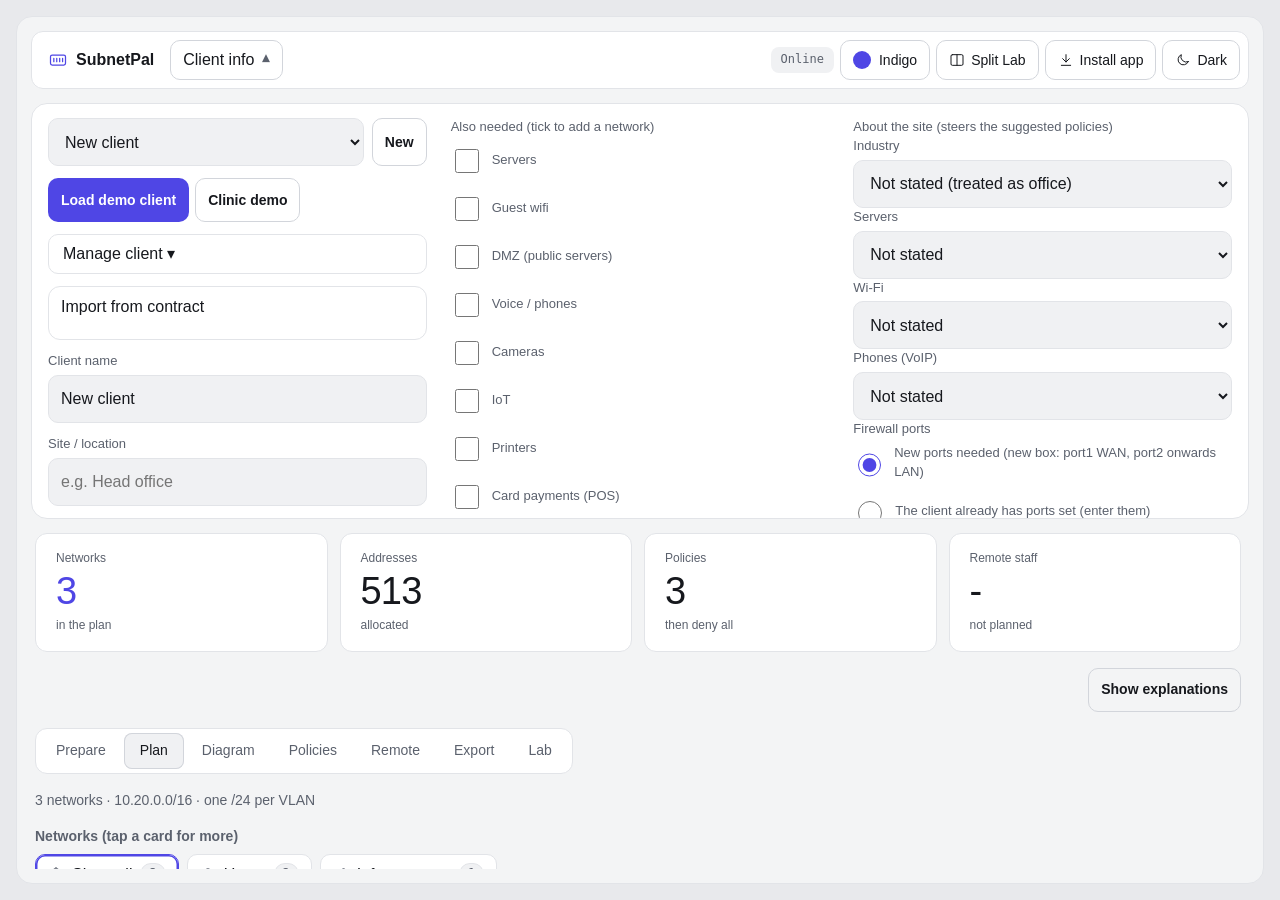
<file: index.html>
<!doctype html>
<html lang="en">
<head>
<meta charset="utf-8">
<title>SubnetPal</title>
<meta name="viewport" content="width=device-width, initial-scale=1, viewport-fit=cover">
<meta name="description" content="Client-intake IP planner for firewall builds. FortiGate CLI export and a plain-language client report.">
<meta name="theme-color" content="#e4e7f7">
<meta name="color-scheme" content="light dark">
<meta name="mobile-web-app-capable" content="yes">
<meta name="apple-mobile-web-app-capable" content="yes">
<meta name="apple-mobile-web-app-status-bar-style" content="black-translucent">
<meta name="apple-mobile-web-app-title" content="SubnetPal">
<link rel="manifest" href="manifest.json">
<link rel="icon" type="image/png" sizes="32x32" href="icons/favicon-32.png">
<link rel="apple-touch-icon" href="icons/apple-touch-icon.png">
<link rel="stylesheet" href="style.css">
<script src="theme.js"></script>
</head>
<body>
<div class="frame">
<header class="top">
  <h1 class="wordmark"><svg viewBox="0 0 24 24" aria-hidden="true" class="ico" style="width:20px;height:20px"><rect x="3" y="6" width="18" height="12" rx="2"/><path d="M7 10v4M10.5 10v4M14 10v4M17.5 10v4"/></svg><span>SubnetPal</span></h1>
  <button id="sideTab" class="sidebtn" type="button" aria-controls="side" aria-expanded="true" title="Show or hide the client information"><span>Client info</span><span class="chev" aria-hidden="true">▾</span></button>
    <div class="tools">
  <span id="netpill" class="pill" title="Offline status">…</span>
  <details class="themes" id="themes">
    <summary aria-label="Colour theme" title="Colour theme"><span class="dot" aria-hidden="true"></span><span class="tname" id="tname">Indigo</span></summary>
    <div class="tpop" id="tpop" role="radiogroup" aria-label="Colour theme"></div>
  </details>
  <button id="btnSplit" class="themebtn splitbtn" type="button" aria-pressed="false" title="Show the FortiOS Lab beside SubnetPal (desktop)"><svg class="ico" viewBox="0 0 24 24" aria-hidden="true"><rect x="3" y="4" width="18" height="16" rx="2"/><path d="M12 4v16"/></svg>Split Lab</button>
  <button id="btnInstall" class="themebtn" type="button" hidden title="Install SubnetPal as an app on this PC (own window, desktop icon, works offline)"><svg class="ico" viewBox="0 0 24 24" aria-hidden="true"><path d="M12 4v11M7 10l5 5 5-5M5 20h14"/></svg>Install app</button>
  <button id="themeBtn" class="themebtn" type="button" aria-label="Switch to dark mode" title="Light / dark"><span aria-hidden="true" id="themeIco" class="tico"></span><span id="themeTxt">Dark</span></button>
  </div>
</header>

  <aside id="side" class="side" aria-label="Client information">
<div class="sideclip"><div class="sidein">
    <div id="sidebody">
      <div class="clientbar">
        <select id="clientSel" aria-label="Client"></select>
        <button id="btnNew" class="btn sm" type="button">New</button>
      </div>
      <div class="btnrow demorow">
        <button id="btnDemo" class="btn sm primary" type="button" title="25-person accountancy: guest Wi-Fi, printers, remote staff, IoT">Load demo client</button>
        <button id="btnDemo2" class="btn sm" type="button" title="Dental clinic: isolated card terminals, dual WAN, site-to-site VPN">Clinic demo</button>
      </div>
      <details class="manage">
        <summary>Manage client ▾</summary>
        <div class="btnrow">
          <button id="btnDup" class="btn sm" type="button">Duplicate</button>
          <button id="btnDel" class="btn sm danger" type="button">Delete</button>
        </div>
        <div id="samples" class="btnrow"></div>
      </details>

      <details class="more contractbox" id="contractbox">
        <summary>Import from contract</summary>
        <p class="hint"><b>Stays on this device.</b> The contract text is read here in the browser only: it is not saved, not uploaded and not sent anywhere, and it is cleared when you apply or cancel. Paste text or choose a .pdf, .docx or .txt file. Old .doc files: save as .docx or PDF first. Scanned PDFs (pictures of pages) have no text to read.</p>
        <textarea id="contract-text" rows="6" autocomplete="off" autocapitalize="off" spellcheck="false" placeholder="Paste the contract text here"></textarea>
        <div class="btnrow">
          <label class="btn sm filebtn" for="contract-file">Choose PDF, Word or .txt</label>
          <input type="file" id="contract-file" accept=".pdf,.docx,.doc,.txt,application/pdf,application/vnd.openxmlformats-officedocument.wordprocessingml.document,text/plain" hidden>
          <button id="btnContractScan" class="btn sm primary" type="button">Find intake fields</button>
          <button id="btnContractClear" class="btn sm" type="button">Clear</button>
        </div>
        <p id="contract-msg" class="hint" role="status"></p>
        <div id="contract-review"></div>
      </details>

      <label class="fld">Client name
        <input id="i-name" autocomplete="off" placeholder="e.g. Acme Ltd">
      </label>
      <label class="fld">Site / location
        <input id="i-site" autocomplete="off" placeholder="e.g. Head office">
      </label>
      <label class="fld">Staff
        <input id="c-staff" inputmode="numeric" autocomplete="off" placeholder="How many people?">
      </label>

      <div class="fld">Expected growth
        <div id="expansion" class="seg3" role="radiogroup" aria-label="Expected growth">
          <button type="button" class="opt" role="radio" data-exp="none"><b>None</b><small>25% buffer</small></button>
          <button type="button" class="opt" role="radio" data-exp="soon"><b>Soon</b><small>50% buffer</small></button>
          <button type="button" class="opt" role="radio" data-exp="big"><b>Big growth</b><small>100% buffer</small></button>
        </div>
      </div>

      <div class="fld">Also needed (tick to add a network)
        <div id="reqs"></div>
        <div id="others"></div>
        <button type="button" class="btn sm" id="addOther">+ Other (add your own device pool)</button>
      </div>
      <p class="hint exp">Always planned: Staff LAN, Management, Transit and loopback.</p>

      <div class="fld">Remote access
        <div class="reqrow">
          <label class="check"><input type="checkbox" id="rem-on"> Remote staff (IPsec VPN)</label>
          <input class="cnt" id="rem-count" inputmode="numeric" autocomplete="off" placeholder="How many?" aria-label="Number of remote staff" hidden>
        </div>
      </div>

      <div class="fld">About the site (steers the suggested policies)
        <label class="fld">Industry
          <select id="i-industry"><option value="">Not stated (treated as office)</option><option value="office">Office</option><option value="clinic">Clinic</option><option value="school">School</option><option value="retail">Retail</option></select>
        </label>
        <label class="fld">Servers
          <select id="i-serverswhere"><option value="">Not stated</option><option value="onprem">On-site servers</option><option value="cloud">Cloud only</option></select>
        </label>
        <label class="fld">Wi-Fi
          <select id="i-wifi"><option value="">Not stated</option><option value="fortiap">FortiAP (managed by the FortiGate)</option><option value="thirdparty">Third-party access points</option></select>
        </label>
        <label class="fld">Phones (VoIP)
          <select id="i-voip"><option value="">Not stated</option><option value="hosted">Hosted (cloud) phone system</option><option value="onprem">On-site phone system (PBX)</option></select>
        </label>
        <div class="fld" role="radiogroup" aria-label="Firewall ports">Firewall ports
          <span class="portmode"><label class="check"><input type="radio" name="portmode" value="new"> New ports needed (new box: port1 WAN, port2 onwards LAN)</label><label class="check"><input type="radio" name="portmode" value="existing"> The client already has ports set (enter them)</label></span>
          <span class="hint" id="portsum"></span>
        </div>
        <div id="portfields">
        <label class="fld">LAN ports available on the firewall
          <span class="portrow"><input id="i-ports" type="number" min="0" max="48" inputmode="numeric" autocomplete="off" placeholder="8 (default)" aria-label="Number of LAN ports"><input id="i-portprefix" autocomplete="off" autocapitalize="off" spellcheck="false" placeholder="port" aria-label="Port name prefix"></span>
        </label>
        <label class="fld">Internet (WAN) port
          <input id="i-wanport" autocomplete="off" autocapitalize="off" spellcheck="false" placeholder="auto: port1 on a VM, else wan1" aria-label="Internet (WAN) port">
        </label>
        </div>
        <label class="check"><input type="checkbox" id="i-dualwan"> Dual WAN (two internet lines)</label>
        <label class="check"><input type="checkbox" id="i-sitevpn"> Site-to-site VPN</label>
        <label class="check"><input type="checkbox" id="i-webfilter"> Web filtering (FortiGuard categories) on internet policies</label>
        <p class="hint exp">Printers and card payments are ticked in the list above.</p>
      </div>

      <details id="more" class="more">
        <summary>More detail</summary>
        <label class="fld">Existing IP ranges in use (one per line, optional)
          <textarea id="i-existing" rows="3" autocomplete="off" autocapitalize="off" spellcheck="false" placeholder="10.20.0.0/16&#10;192.168.1.0/24"></textarea>
        </label>
        <label class="fld">WAN / VPN note (client report only)
          <textarea id="i-wan" rows="3" placeholder="e.g. Fibre 500/500 plus 4G backup. IPsec to HQ."></textarea>
        </label>
        <label class="fld">Addressing style
          <select id="i-style">
            <option value="vlan24">One /24 per VLAN (third octet = VLAN ID)</option>
            <option value="packed">Packed (smallest subnets that fit)</option>
          </select>
        </label>
        <label class="fld">Address block (leave empty to auto-pick a free private /16)
          <input id="i-parent" autocomplete="off" autocapitalize="off" spellcheck="false" placeholder="auto">
        </label>
        <label class="check"><input type="checkbox" id="v6-on"> Plan IPv6 as well (dual stack)</label>
        <label class="fld">IPv6 site prefix (a /48 is typical)
          <input id="v6-prefix" autocomplete="off" autocapitalize="off" spellcheck="false" placeholder="fd12:3456:789a::/48">
        </label>
        <button id="v6-new" class="btn sm" type="button">New random private prefix</button>
        <p id="v6-msg" class="hint"></p>
      </details>

      <button id="btnDone" class="btn primary block phoneonly" type="button">Done</button>
    </div>
  </div></div>
</aside>
<div class="app">


  <!-- RIGHT: results, update live from the left -->
  <main id="right" class="results">
    <div id="warn" role="alert"></div>

    <div class="kpis" id="kpis" aria-label="Plan at a glance"></div>

    <div class="expbar"><button type="button" class="btn sm" data-showexp aria-pressed="false">Show explanations</button></div>
    <div class="rtabs" role="tablist" aria-label="Results">
      <button type="button" role="tab" data-tab="prepare" aria-controls="sec-prepare">Prepare</button>
      <button type="button" role="tab" data-tab="plan" aria-controls="sec-plan">Plan</button>
      <button type="button" role="tab" data-tab="diagram" aria-controls="sec-diagram">Diagram</button>
      <button type="button" role="tab" data-tab="policies" aria-controls="sec-policies">Policies</button>
      <button type="button" role="tab" data-tab="remote" aria-controls="sec-remote">Remote</button>
      <button type="button" role="tab" data-tab="export" aria-controls="sec-export">Export</button>
      <button type="button" role="tab" data-tab="lab" aria-controls="sec-lab">Lab</button>
    </div>

    <section class="acc" id="sec-prepare" role="tabpanel">
      <div class="acc-body" id="body-prepare" hidden>
        <p class="sectionsum" id="sum-prepare"></p>
        <section class="bcard" aria-label="Client details">
          <h3 class="bh">Client details</h3>
          <p class="hint exp">Type it once: name and site are the same fields as the Client info panel. Saved with this client; date, contact and engineer go on the client report.</p>
          <div class="detgrid" id="prepdet">
            <label class="fld">Client name<input data-det="name" autocomplete="off" placeholder="e.g. Acme Ltd"></label>
            <label class="fld">Site / location<input data-det="site" autocomplete="off" placeholder="e.g. Head office"></label>
            <label class="fld">Contact person<input data-det="contact" autocomplete="off" placeholder="e.g. Sam Lee, office manager"></label>
            <label class="fld">Phone<input data-det="phone" type="tel" autocomplete="off"></label>
            <label class="fld">Email<input data-det="email" type="email" autocomplete="off" autocapitalize="off" spellcheck="false"></label>
            <label class="fld">Address<input data-det="address" autocomplete="off"></label>
            <label class="fld">Meeting date<input data-det="date" type="date"></label>
            <label class="fld">Engineer<input data-det="engineer" autocomplete="off" placeholder="Your name"></label>
          </div>
          <p id="detfound" class="hint" hidden></p>
        </section>
        <div class="prepgrid">
          <section class="bcard" aria-label="Client notes">
            <h3 class="bh">Client notes</h3>
            <p class="hint exp">Type or paste anything about the client: people, devices, servers, VLANs, who needs to reach what. Saved as you type. SubnetPal reads it with simple rules, here on this device (no AI, nothing sent), and fills in the steps.</p>
            <textarea id="prepnotes" class="prepnotes" rows="18" spellcheck="true" maxlength="40000" aria-label="Client notes" placeholder="e.g.&#10;12 staff, 2 printers, guest wifi for 30 phones&#10;VLAN 20 Servers: Xero server, NAS. Size for 6&#10;Staff -> Servers: allow SMB, RDP&#10;Guest -> All internal: deny&#10;3 remote users on FortiClient VPN"></textarea>
          </section>
          <section class="bcard" aria-label="Prepare steps">
            <h3 class="bh">Prepare steps</h3>
            <p class="hint exp">Work down the list before building. Each step shows what was found in your notes; Send to build adds it to the plan. Ticks are saved with this client.</p>
            <ol id="prepsteps" class="prepsteps"></ol>
          </section>
        </div>
        <section class="bcard" aria-label="Drawing board">
          <h3 class="bh">Drawing board</h3>
          <p class="hint exp">Add a shape, drag it, drag the blue corner to resize. Arrow: tap the start shape, then the end shape; arrows follow when shapes move. Shift-click selects several. Saved with this client and added to the client report.</p>
          <div id="drawbox" class="drawbox"></div>
        </section>
      </div>
    </section>

    <section class="acc" id="sec-plan" role="tabpanel">
      <div class="acc-body" id="body-plan">
        <p class="sectionsum" id="sum-plan"></p>
        <h3>Networks <span class="dim">(tap a card for more)</span></h3>
        <div id="folders" class="folders" role="group" aria-label="Network folders"></div>
        <div id="cards" class="cards"></div>
        <section class="bcard" id="routesbox" aria-label="Suggested static routes">
          <h3 class="bh">Suggested static routes</h3>
          <p class="hint exp">Worked out from this plan. Tick the ones to add. Network > Static Routes > Create New: Destination, Gateway Address (Specify), Interface, Administrative Distance, Comments. Blackhole routes: set them in the CLI.</p>
          <div class="routegw" id="routegw"></div>
          <div id="routelist"></div>
          <details class="more2" id="routeclibox"><summary>Static routes CLI</summary>
            <div class="btnrow"><button class="btn sm" type="button" data-copy="routes">Copy static routes CLI</button></div>
            <pre class="code" id="pre-routes"></pre>
            <details class="more2"><summary>Notes (not pasted)</summary><pre class="code" id="notes-routes"></pre></details>
          </details>
        </section>
        <div class="bento">
          <div class="bcard hero">
            <div id="map"></div>
            <label class="check small"><input type="checkbox" id="fitUsed" checked> Zoom the map to the used space</label>
          </div>
          <div class="bcard"><h3 class="bh">Networks in the plan</h3><div id="legend" class="legend"></div></div>
        </div>
        <details class="more2"><summary>Unused space and notes</summary><div id="gaps"></div></details>
      </div>
    </section>

    <section class="acc" id="sec-diagram" role="tabpanel">
      <div class="acc-body" id="body-diagram" hidden>
        <p class="sectionsum" id="sum-diagram"></p>
        <div id="topo" class="topo"></div>
        <div class="btnrow noprint">
          <button id="btnSvg" class="btn sm" type="button">Download SVG</button>
          <button id="btnSvgCopy" class="btn sm" type="button">Copy SVG</button>
        </div>
        <p id="topomsg" class="hint"></p>
      </div>
    </section>

    <section class="acc" id="sec-policies" role="tabpanel">
      <div class="acc-body" id="body-policies" hidden>
        <p class="sectionsum" id="sum-policies"></p>
        <div class="btnrow">
          <button id="btnNewPol" class="btn sm primary" type="button" aria-haspopup="dialog">+ Add new policy</button>
          <button id="btnResetPol" class="btn sm" type="button">Reset to defaults</button>
        </div>
        <details class="more2 cardlib" id="cardlibbox"><summary id="cardlibsum">Policy library</summary>
          <p class="hint" id="sugline"></p>
          <ul class="sugnotes" id="sugnotes"></ul>
          <p class="hint exp">Cards that fit this plan. Baseline rules are always on. Tick a recommended or optional card to add its rules, untick to remove them.</p>
          <div id="cardlist"></div>
        </details>
        <div id="pollist"></div>
        <p id="polnote" class="hint warnbox"></p>
        <details class="more2" id="polclibox"><summary>Policy CLI</summary>
          <div class="btnrow">
            <button class="btn sm" type="button" data-copy="polcli">Copy policy CLI</button>
          </div>
          <pre class="code" id="pre-polcli"></pre>
          <details class="more2"><summary>Notes (not pasted)</summary><pre class="code" id="notes-polcli"></pre></details>
        </details>
      </div>
    </section>

    <section class="acc" id="sec-remote" role="tabpanel">
      <div class="acc-body" id="body-remote" hidden>
        <p class="sectionsum" id="sum-remote"></p>
        <p id="remoteoff" class="hint">Tick <b>Remote staff</b> in the intake on the left to plan VPN access.</p>
        <div id="remoteon" hidden>
          <p><b>VPN type:</b> IPsec dial-up (FortiClient, XAuth + pre-shared key; confirm IKE version on the VM)</p>
          <div id="vpnpool"></div>
          <h3>Remote staff can reach <span class="dim">(split tunnel: only these networks go through the VPN)</span></h3>
          <div id="reachlist"></div>
          <details class="more2"><summary>Home ranges that are avoided</summary>
            <p class="hint exp">Office address blocks are never auto-picked inside these common home-router ranges, so a remote worker's home network does not clash with the office.</p>
            <p class="mono small" id="homelist"></p>
          </details>
          <p id="fortinote2" class="hint warnbox"></p>
          <details class="more2" id="remotecli"><summary>IPsec remote access CLI</summary>
            <button class="btn sm" type="button" data-copy="remote">Copy IPsec remote access CLI</button>
            <pre class="code" id="pre-remote"></pre>
            <details class="more2"><summary>Notes (not pasted)</summary><pre class="code" id="notes-remote"></pre></details>
          </details>
        </div>
      </div>
    </section>

    <section class="acc" id="sec-export" role="tabpanel">
      <div class="acc-body" id="body-export" hidden>
        <p class="sectionsum" id="sum-export"></p>
        <div class="reportbox">
          <button class="btn" type="button" id="btnReport">Generate client documentation</button>
          <p class="hint exp">Opens a plain-language report for the client. Use Print, then Save as PDF.</p>
        </div>
        <div class="subtabs">
          <button type="button" data-out="forti">FortiOS CLI</button>
          <button type="button" data-out="csv">CSV</button>
          <button type="button" data-out="text">Text</button>
        </div>
        <div id="out-forti">
          <label class="fld">Parent port (VLAN trunk). Empty uses a free port from the ports available, or PORT_CHANGE_ME if none is set
            <input id="ifName" autocomplete="off" autocapitalize="off" spellcheck="false" placeholder="PORT_CHANGE_ME">
          </label>
          <p class="hint warnbox"><b>Never use the port you are managing the firewall through.</b> Changing its address or VLAN mid-paste locks you out. Use a spare port.</p>
          <details class="more2" id="preflight"><summary>Pre-flight checklist (read before pasting)</summary>
            <ol class="fgl">
              <li>Back up the config (System > Config > Backup).</li>
              <li>Confirm which port you manage through, and do not use it as the parent port.</li>
              <li>Check existing DHCP server IDs: <span class="mono">show system dhcp server</span> (this export uses IDs 101 and up, fixed per network).</li>
              <li>Create the RemoteStaff group and users first, and set the real pre-shared key (replace PSK_CHANGE_ME).</li>
              <li>Paste the VLAN interfaces before the policies.</li>
              <li>Every object has a fixed name or ID (policies 1000+), so pasting twice overwrites and never adds copies.</li>
              <li>WAN is port1 when ports available is set (wan1 otherwise): DHCP unless you enter the ISP address under Suggested static routes. Do not manage the firewall through it.</li>
              <li>Admin lock-out check: the paste limits admin login to the Management network (trusted hosts) and turns HTTPS/SSH off on Staff. Be on Management, or add your PC as trusthost2, before pasting.</li>
              <li>Turn on MFA for the admin account: System > Administrators > admin > Two-factor authentication (FortiToken).</li>
              <li>Create a backup admin (second super_admin, own password, MFA, same trusted host), test it, then retire or replace the default "admin" name.</li>
              <li>Dual WAN: use the SD-WAN zone in policies, not the single WAN port.</li>
              <li>Have a rollback plan: console or out-of-band access, and a way to restore the backup.</li>
            </ol>
          </details>
          <p id="fortinote" class="hint warnbox"></p>
          <details class="more2" id="forticlibox"><summary>FortiOS CLI</summary>
            <button class="btn sm" type="button" data-copy="forti">Copy FortiOS CLI</button>
            <pre class="code" id="pre-forti"></pre>
            <details class="more2"><summary>Notes (not pasted)</summary><pre class="code" id="notes-forti"></pre></details>
          </details>
        </div>
        <div id="out-csv" hidden>
          <button class="btn sm" type="button" data-copy="csv">Copy CSV</button>
          <pre class="code" id="pre-csv"></pre>
        </div>
        <div id="out-text" hidden>
          <button class="btn sm" type="button" data-copy="text">Copy text</button>
          <pre class="code" id="pre-text"></pre>
        </div>
        <p id="exmsg" class="hint"></p>
      </div>
    </section>
    <section class="acc" id="sec-lab" role="tabpanel">
      <div class="acc-body" id="body-lab" hidden>
        <p class="sectionsum" id="sum-lab">FortiOS 8.0.2 practice mock · test a build before the real FortiGate</p>
        <p class="hint exp">A practice copy of the FortiGate GUI, offline. Use <b>Send to Lab</b> next to any FortiOS CLI to type it into the mock's CLI console, then check the result in the GUI. The mock saves its own config in this browser; reset it with <span class="mono">execute factoryreset</span> in its console.</p>
        <div class="btnrow labbar"><button type="button" class="btn sm" id="labcli">Open CLI console</button><button type="button" class="btn sm" id="labforti">Send full build</button><a class="btn sm" href="lab/index.html" target="_blank" rel="noopener">Open in its own window</a></div>
        <iframe id="labframe" class="labframe" allow="clipboard-write" title="FortiOS 8.0.2 mock GUI" data-src="lab/index.html?v=65"></iframe>
      </div>
    </section>
  </main>
</div>
</div>
<div id="labsplit" class="labsplit" aria-label="FortiOS Lab (split view)">
  <div id="labdiv" class="labdiv" role="separator" aria-orientation="vertical" aria-label="Resize the Lab (drag, or arrow keys)" tabindex="0"></div>
  <iframe id="labsplitframe" class="labsplitframe" allow="clipboard-write" title="FortiOS 8.0.2 mock GUI (split view)" data-src="lab/index.html?v=65"></iframe>
</div>

<dialog id="carddlg" class="dlg" aria-labelledby="cardtitle">
  <div class="dlghead"><span class="swatch" id="cardsw"></span><b id="cardtitle"></b><span class="ntype" id="cardtype"></span><button type="button" class="btn sm" data-showexp aria-pressed="false">Show explanations</button><button type="button" class="btn sm" id="cardclose">Close</button></div>
  <div class="dlgbody" id="cardbody"></div>
</dialog>
<dialog id="clidlg" class="dlg" aria-labelledby="clititle"><div class="dlgin">
  <div class="clihead"><b id="clititle">FortiOS CLI</b></div>
  <p class="hint exp" id="clihelp">Open the FortiGate CLI console, then paste these lines. Nothing in it is a comment, so it is safe to paste twice. Warnings are in the notes below.</p>
  <textarea id="clitext" class="code mono" readonly spellcheck="false" aria-label="FortiOS CLI lines"></textarea>
  <details class="more2"><summary>Notes (not pasted)</summary><pre class="code" id="clinotes"></pre></details>
  <p class="hint" id="clihelp2">The FortiGate GUI console joins pasted lines into one. Use SSH/PuTTY, or "Type-in script": right-click the file, Run with PowerShell (or: powershell -ExecutionPolicy Bypass -File file.ps1), click the console, and it types each line for you.</p>
  <div class="cliact"><button type="button" class="btn sm" id="clicopy">Copy</button><button type="button" class="btn sm" id="clilab">Send to Lab</button><button type="button" class="btn sm" id="clips">Type-in script (.ps1)</button><button type="button" class="btn sm" id="clidl">Download .txt</button><button type="button" class="btn sm" id="cliclose">Close</button></div>
</div></dialog>

<script src="calc.js"></script>
<script src="calc6.js"></script>
<script src="access.js"></script>
<script src="contract.js"></script>
<script src="docread.js"></script>
<script src="webcat.js"></script>
<script src="cards.js"></script>
<script src="suggest.js"></script>
<script src="remote.js"></script>
<script src="routes.js"></script>
<script src="policy.js"></script>
<script src="prepare.js"></script>
<script src="draw.js"></script>
<script src="intake.js"></script>
<script src="groups.js"></script>
<script src="format.js"></script>
<script src="guide.js"></script>
<script src="report.js"></script>
<script src="topology.js"></script>
<script src="lab.js"></script>
<script src="app.js"></script>
</body>
</html>
</file>
<file: style.css>
:root {
  /* Light is the default look. Dark overrides below. */
  --page: #d9dcec; --bg: #eef0f3; --panel: #f6f7f9; --panel2: #e8eaee; --line: #d3d7df; --text: #111318; --mute: #576070;
  --accent: #4f46e5; --accent2: #7c3aed; --accent-t: #4f46e5; --accent-ink: #ffffff; --ok: #15803d; --warn: #b45309; --bad: #dc2626;
  --ok-line: #bfe5cd; --accent-line: #c7c3f7; --warn-bg: #fff6e0; --warn-line: #f0d9a0; --warn-ink: #7a4a05;
  --bad-bg: #fdecec; --bad-line: #f3b9b9; --bad-ink: #9b1c1c; --hatch1: #e3e6ec; --hatch2: #d3d7e0; --hover: #4f46e51a; --toast: #111318; --mark: #fde68a;
  --shadow: 0 8px 30px rgba(40, 40, 90, .08); --shadow-up: 0 14px 34px rgba(40, 40, 90, .16);
  --r: 22px; --tap: 48px; --spring: cubic-bezier(.34, 1.56, .64, 1);
  color-scheme: light;
}
@media screen {
:root[data-theme="dark"] {
  --page: #1a1d23; --bg: #1e2128; --panel: #272b33; --panel2: #313642; --line: #3d4350; --text: #ececf4; --mute: #a0a0b6;
  --accent: #6d5ef0; --accent2: #a855f7; --accent-t: #b0a6ff; --accent-ink: #ffffff; --ok: #4ade80; --warn: #f5b94a; --bad: #ff7b7b;
  --ok-line: #1f5a38; --accent-line: #3b3a7a; --warn-bg: #2a2210; --warn-line: #5a4513; --warn-ink: #f5d58a;
  --bad-bg: #2a171c; --bad-line: #6b2a2a; --bad-ink: #ffb4b4; --hatch1: #272b33; --hatch2: #353b47; --hover: #6d5ef026; --toast: #2e2e3f; --mark: #6b5a12;
  --shadow: 0 8px 30px rgba(0, 0, 0, .35); --shadow-up: 0 14px 34px rgba(0, 0, 0, .5);
  color-scheme: dark;
}
}
* { box-sizing: border-box; }
html { -webkit-text-size-adjust: 100%; }
body {
  margin: 0; background: var(--bg); color: var(--text);
  font: 16px/1.45 -apple-system, BlinkMacSystemFont, "Segoe UI", Roboto, sans-serif;
  padding-bottom: calc(72px + env(safe-area-inset-bottom));
  -webkit-tap-highlight-color: transparent;
}
h1 { font-size: 20px; margin: 0; letter-spacing: .3px; }
h2 { font-size: 15px; margin: 0 0 10px; color: var(--mute); }
.top {
  position: sticky; top: 0; z-index: 10; background: var(--bg); border-bottom: 1px solid var(--line);
  padding: calc(8px + env(safe-area-inset-top)) 14px 10px; display: flex; flex-wrap: wrap; gap: 8px 14px; align-items: center; justify-content: space-between;
}
.brand { display: flex; align-items: center; gap: 10px; }
.projbar { display: flex; gap: 8px; flex: 1 1 320px; align-items: center; flex-wrap: wrap; }
.projbar select { flex: 1 1 160px; min-width: 0; }
.pill { font-size: 12px; padding: 3px 9px; border-radius: 99px; background: var(--panel2); color: var(--mute); border: 1px solid var(--line); }
.pill.ok { color: var(--ok); border-color: var(--ok-line); }
.pill.off { color: var(--warn); border-color: var(--warn-line); }

main { max-width: 1100px; margin: 0 auto; padding: 12px 14px; }
.card { background: var(--panel); border: 1px solid var(--line); border-radius: var(--r); padding: 14px; margin-bottom: 14px; }

input, select, button, textarea { font: inherit; color: inherit; }
input, select {
  width: 100%; min-height: var(--tap); padding: 8px 12px; background: var(--panel2); border: 1px solid var(--line);
  border-radius: 10px; font-size: 16px; /* >=16px stops iOS zoom-on-focus */
}
input:focus, select:focus, button:focus-visible { outline: 2px solid var(--accent); outline-offset: 1px; }
input.invalid, select.invalid { border-color: var(--bad); background: var(--bad-bg); }
.fld { display: block; font-size: 13px; color: var(--mute); }
.fld > input, .fld > select { margin-top: 4px; color: var(--text); }
.grid2 { display: grid; grid-template-columns: 1fr 1fr; gap: 12px; }
.check { display: flex; align-items: center; gap: 10px; min-height: var(--tap); }
.check input { width: 24px; height: 24px; min-height: 0; }
.hint { color: var(--mute); font-size: 13px; margin: 8px 0; }
.presetrow { margin-top: 12px; display: flex; }
.grow { flex: 1; }

.btn {
  min-height: var(--tap); padding: 8px 16px; border-radius: 10px; border: 1px solid var(--line); background: var(--panel2);
  cursor: pointer; font-weight: 600;
}
.btn:active { transform: translateY(1px); filter: brightness(1.15); }
.btn.sm { min-height: 44px; padding: 6px 12px; font-size: 14px; }
.btn.primary { background: var(--accent); color: var(--accent-ink); border-color: var(--accent-t); }
.btn.danger { color: var(--bad); }
.btn.block { width: 100%; margin-top: 8px; }
.btnrow { display: flex; gap: 6px; flex-wrap: wrap; }

.status { border-radius: var(--r); padding: 12px 14px; margin-bottom: 14px; background: var(--panel); border: 1px solid var(--line); font-size: 15px; }
.status.good { border-color: var(--ok-line); }
.status.bad { border-color: var(--bad-line); background: var(--bad-bg); }
.status ul { margin: 6px 0 0; padding-left: 20px; }
.status li { margin: 3px 0; }
.status .w { color: var(--warn); }
.status .e { color: var(--bad); }
.status b { color: var(--text); }

/* network rows */
.row { border: 1px solid var(--line); border-radius: 10px; padding: 10px; margin-bottom: 10px; background: var(--panel2); display: grid; grid-template-columns: 1fr 1fr; gap: 8px 10px; }
.row .rowhead { grid-column: 1 / -1; display: flex; align-items: center; gap: 8px; }
.row .rowhead strong { flex: 1; font-size: 14px; color: var(--mute); }
.row .name { grid-column: 1 / -1; }
.row input, .row select { background: var(--bg); }
.swatch { width: 14px; height: 14px; border-radius: 4px; flex: none; }
.ibtn { width: 44px; height: 44px; border-radius: 10px; border: 1px solid var(--line); background: var(--bg); cursor: pointer; font-size: 18px; line-height: 1; }
.ibtn:disabled { opacity: .3; }
.ibtn.del { color: var(--bad); }

/* results */
.tablewrap { overflow-x: auto; border: 1px solid var(--line); border-radius: var(--r); background: var(--panel); margin-bottom: 14px; }
table { border-collapse: collapse; width: 100%; font-size: 14px; }
th, td { padding: 9px 10px; text-align: left; border-bottom: 1px solid var(--line); white-space: nowrap; }
th { color: var(--mute); font-weight: 600; font-size: 12px; background: var(--panel2); }
td.mono, .mono { font-family: ui-monospace, SFMono-Regular, Menlo, Consolas, monospace; font-size: 13px; }
tr:last-child td { border-bottom: 0; }
.nm { display: inline-flex; align-items: center; gap: 8px; font-weight: 600; }
.dim { color: var(--mute); }

/* map */
#map { margin: 6px 0 4px; }
.bar {
  position: relative; height: 84px; border-radius: 10px; border: 1px solid var(--line); overflow: hidden;
  background: repeating-linear-gradient(45deg, var(--hatch1) 0 7px, var(--hatch2) 7px 10px);
}
.seg {
  position: absolute; top: 0; bottom: 0; min-width: 3px; border-right: 1px solid rgba(0,0,0,.45);
  display: flex; align-items: center; justify-content: center; overflow: hidden; color: #06101a; font-weight: 600; font-size: 12px; padding: 0 3px;
}
.seg span { overflow: hidden; text-overflow: ellipsis; white-space: nowrap; }
.axis { display: flex; justify-content: space-between; font-size: 12px; color: var(--mute); margin-top: 6px; }
.legend { margin-top: 12px; display: grid; grid-template-columns: repeat(auto-fill, minmax(230px, 1fr)); gap: 8px; }
.legend div { display: flex; align-items: center; gap: 8px; font-size: 14px; }
.legend .hatch { background: repeating-linear-gradient(45deg, var(--hatch1) 0 4px, var(--hatch2) 4px 6px); border: 1px solid var(--line); }

/* export */
.exgrid { display: grid; grid-template-columns: 1fr 1fr; gap: 10px; margin: 12px 0 8px; }
.warnbox { background: var(--warn-bg); border: 1px solid var(--warn-line); color: var(--warn-ink); padding: 10px 12px; border-radius: 10px; font-size: 14px; margin: 8px 0 12px; }
pre.code {
  background: var(--bg); border: 1px solid var(--line); border-radius: 10px; padding: 12px; margin: 0; max-height: 420px; overflow: auto;
  font: 13px/1.45 ui-monospace, SFMono-Regular, Menlo, Consolas, monospace; white-space: pre; -webkit-overflow-scrolling: touch;
}

/* handover */



/* Tabs ("bookmarks") at the top of the results */
.rtabs { display: flex; gap: 4px; margin: 0 0 12px; border-bottom: 1px solid var(--line); background: var(--bg); }
.rtabs button { flex: 1; max-width: 200px; background: none; border: 0; border-bottom: 3px solid transparent; margin-bottom: -1px; min-height: 48px; padding: 0 14px; font-size: 16px; font-weight: 600; color: var(--mute); cursor: pointer; }
.rtabs button.on { color: var(--accent-t); border-bottom-color: var(--accent-t); }
.sectionsum { margin: 4px 0 8px; color: var(--mute); font-size: 14px; }
.rtabs { overflow-x: auto; scrollbar-width: none; }
.rtabs button { flex: 1 0 auto; max-width: none; }
@media (max-width: 520px) { .rtabs button { padding: 0 10px; font-size: 14px; } }

/* tap-to-copy IPs */
.ip { cursor: pointer; border-bottom: 1px dotted var(--mute); border-radius: 3px; padding: 1px 0; }
.ip:hover, .ip:focus-visible { background: var(--hover); outline: none; }

/* policies */
.polrow { border: 1px solid var(--line); border-radius: var(--r); background: var(--panel); padding: 10px 12px; margin: 0 0 10px; }
.polrow.deny { border-left: 4px solid var(--bad); }
.polrow:not(.deny) { border-left: 4px solid var(--ok); }
.polrow.bad { outline: 1px solid var(--warn); }
.polhead { display: flex; align-items: center; justify-content: space-between; gap: 8px; margin-bottom: 8px; }
.polhead b { min-width: 0; overflow-wrap: anywhere; }
.polbtns { display: flex; gap: 6px; flex: none; }
.polgrid { display: grid; grid-template-columns: repeat(auto-fit, minmax(150px, 1fr)); gap: 8px 10px; align-items: end; }
.polgrid label, .polmore label { display: grid; gap: 4px; font-size: 13px; color: var(--mute); }
.polgrid label.check, .polmore label.check { display: flex; align-items: center; gap: 8px; color: var(--text); min-height: 40px; }
.polgrid select, .polmore select, .polmore textarea, #tagline { width: 100%; min-width: 0; }
.polmore { margin-top: 10px; }
.polmore summary { cursor: pointer; color: var(--accent-t); font-size: 14px; }
.polmore textarea { margin: 6px 0; }
.catbox { display: flex; flex-wrap: wrap; gap: 4px 14px; margin: 6px 0 10px; }
/* policy cards: tier / risk badges, the client need, and the library list */
.badge { display: inline-block; font-size: 11px; line-height: 1; padding: 4px 8px; border-radius: 99px; border: 1px solid var(--line); background: var(--panel2); color: var(--mute); white-space: nowrap; }
.badge.tier-baseline { color: var(--accent-t); border-color: var(--accent-line); }
.badge.tier-recommended { color: var(--ok); border-color: var(--ok-line); }
.badge.tier-optional { color: var(--warn); border-color: var(--warn-line); }
.badge.risk-medium { color: var(--warn); }
.badge.risk-high { color: var(--bad); border-color: var(--bad-line); }
.badge.advice { color: var(--accent-t); border-style: dashed; }
.polcard { display: flex; flex-wrap: wrap; align-items: center; gap: 6px 8px; margin: 0 0 8px; }
.polwhy { display: block; flex-basis: 100%; font-size: 13px; color: var(--mute); margin-top: 4px; }
.polwhy i { color: var(--text); font-style: normal; }
.polweb { font-size: 13px; color: var(--mute); margin: 0 0 8px; }
.polweb b { color: var(--text); font-weight: 600; }
.webf { margin-bottom: 10px; }
.wgrid { display: grid; grid-template-columns: repeat(auto-fit, minmax(140px, 1fr)); gap: 8px 10px; margin-top: 8px; }
.demorow { margin: 8px 0 4px; }
/* contract import review */
.contractbox textarea { width: 100%; min-width: 0; margin: 6px 0; }
.filebtn { display: inline-flex; align-items: center; cursor: pointer; }
.crow { border: 1px solid var(--line); border-radius: 10px; padding: 10px; margin: 0 0 10px; background: var(--panel2); }
.crow.conf-low { border-style: dashed; }
.crowhead { display: flex; align-items: center; justify-content: space-between; gap: 8px; flex-wrap: wrap; }
.cval { display: flex; gap: 8px; align-items: center; flex-wrap: wrap; margin: 6px 0; }
.cval input, .cval select { flex: 1 1 160px; min-width: 0; }
.cnow { font-size: 12px; color: var(--mute); }
.csnip { margin: 6px 0 0; padding: 6px 10px; border-left: 3px solid var(--line); font-size: 13px; color: var(--mute); overflow-wrap: anywhere; }
.csnip mark { background: var(--mark); color: var(--text); border-radius: 3px; padding: 0 2px; }
.cnote { font-size: 12px; color: var(--warn); margin: 6px 0 0; }
.badge.cbadge-high { color: var(--ok); border-color: var(--ok-line); }
.badge.cbadge-medium { color: var(--warn); border-color: var(--warn-line); }
.badge.cbadge-low { color: var(--bad); border-color: var(--bad-line); }
.cardlib { margin: 10px 0; }
.sugnotes { margin: 6px 0 10px; padding-left: 18px; font-size: 13px; color: var(--warn); }
.cardgrp { font-size: 13px; color: var(--mute); margin: 14px 0 6px; }
.cardrow { display: flex; gap: 10px; align-items: flex-start; padding: 8px 4px; border-bottom: 1px solid var(--line); cursor: pointer; }
.cardrow.off { opacity: .75; }
.cardrow input[type=checkbox] { flex: 0 0 auto; width: 22px; height: 22px; margin-top: 2px; }
.cardrow > span { min-width: 0; overflow-wrap: anywhere; }
.polfinal { border: 1px dashed var(--line); border-radius: var(--r); padding: 10px 12px; margin: 0 0 12px; color: var(--mute); }
#reachlist label.check { display: flex; align-items: center; gap: 8px; min-height: 40px; }

@media (min-width: 761px) {
  .row { grid-template-columns: 2fr 1fr 1fr 1.2fr; }
  .row .name { grid-column: auto; }
  .row .rowhead { grid-column: 1 / -1; }
  .grid2 { grid-template-columns: repeat(4, 1fr); }
  .exgrid { grid-template-columns: repeat(4, 1fr); }
}

/* results table becomes cards on phones */
@media (max-width: 760px) {
  .top { position: static; }
  .tablewrap { border: 0; background: none; overflow: visible; }
  table.cards, table.cards tbody, table.cards tr, table.cards td { display: block; width: 100%; }
  table.cards thead { display: none; }
  table.cards tr { background: var(--panel); border: 1px solid var(--line); border-radius: var(--r); margin-bottom: 12px; padding: 6px 12px; }
  table.cards td { display: flex; justify-content: space-between; gap: 14px; border: 0; padding: 6px 0; white-space: normal; text-align: right; }
  table.cards td::before { content: attr(data-label); color: var(--mute); font-size: 12px; text-align: left; flex: none; padding-top: 2px; }
  table.cards td.title { font-size: 17px; border-bottom: 1px solid var(--line); padding-bottom: 8px; margin-bottom: 4px; }
  table.cards td.title::before { display: none; }
}

@media print {
  body { background: #fff; color: #000; padding: 0; }
  .top, nav.tabs, .noprint { display: none !important; }
  .card { border: 0; background: #fff; padding: 0; }
  h2, .hint, th, td { color: #000 !important; background: #fff !important; }
  th, td { border: 1px solid #999; font-size: 11px; }
}

/* ---- v2: client / intake / outputs ---- */
.crumb { color: var(--mute); font-size: 14px; flex: 1 1 100%; order: 3; }
@media (min-width: 761px) { .crumb { flex: 1; order: 0; text-align: right; } }
textarea { width: 100%; padding: 10px 12px; background: var(--panel2); border: 1px solid var(--line); border-radius: 10px; font-size: 16px; margin-top: 4px; resize: vertical; }
textarea.invalid { border-color: var(--bad); background: var(--bad-bg); }
.grid3 { display: grid; grid-template-columns: 1fr 1fr; gap: 12px; }
.span2 { grid-column: 1 / -1; }
@media (min-width: 761px) { .grid3 { grid-template-columns: repeat(3, 1fr); } .span2 { grid-column: span 2; } }
.mt { margin-top: 12px; }
.tag { color: var(--accent-t); font-size: 12px; }
.btn.big { min-height: 56px; font-size: 18px; }
h2.sect { margin: 18px 2px 10px; }
.client { display: flex; flex-wrap: wrap; justify-content: space-between; align-items: center; gap: 10px; padding: 12px 0; border-bottom: 1px solid var(--line); }
.client:last-child { border-bottom: 0; }
.cinfo { display: flex; flex-direction: column; gap: 2px; min-width: 0; }
.seg3 { display: grid; grid-template-columns: repeat(3, 1fr); gap: 8px; }
.opt { min-height: 64px; border-radius: 10px; border: 1px solid var(--line); background: var(--panel2); cursor: pointer; font-weight: 600; display: flex; flex-direction: column; align-items: center; justify-content: center; gap: 2px; }
.opt small { font-weight: 400; color: var(--mute); }
.opt.on { border-color: var(--accent-t); box-shadow: inset 0 0 0 2px var(--accent); }
.redbox { background: var(--bad-bg); border: 1px solid var(--bad-line); color: var(--bad-ink); border-radius: 10px; padding: 10px 12px; margin-bottom: 10px; }
.redbox ul { margin: 6px 0 0; padding-left: 20px; }
.seg.existing, .swatch.existing { background: repeating-linear-gradient(135deg, #6b2c33 0 5px, #8f3a44 5px 9px); border-color: var(--bad-line); }
.subtabs { display: grid; grid-template-columns: repeat(4, 1fr); gap: 6px; margin-bottom: 12px; }
.subtabs button { min-height: 48px; border-radius: 10px; border: 1px solid var(--line); background: var(--panel); font-weight: 600; cursor: pointer; color: var(--mute); }
.subtabs button.on { color: var(--accent-ink); background: var(--accent); border-color: var(--accent-t); }
.topolegend { margin-top: 12px; }
#out-forti pre, #out-csv pre, #out-text pre { margin-top: 12px; }
#docbox { margin-top: 14px; }
.doc h1 { font-size: 22px; margin: 0 0 6px; }
.doc h2 { margin-top: 22px; }
.doc ul { padding-left: 20px; } .doc li { margin: 6px 0; }
dl.req { display: grid; grid-template-columns: max-content 1fr; gap: 6px 16px; margin: 0; }
dl.req dt { color: var(--mute); } dl.req dd { margin: 0; }
@media (max-width: 760px) { dl.req { grid-template-columns: 1fr; gap: 0; } dl.req dd { margin-bottom: 8px; } }
table.plain th, table.plain td { white-space: normal; }
@media print {
  .doc h1, .doc h2, .doc li, .doc dt, .doc dd, .doc p { color: #000 !important; }
  .tablewrap { border: 0; overflow: visible; }
  table.plain { font-size: 10px; }
}
.tablewrap.scroll { overflow-x: auto; border: 1px solid var(--line); background: var(--panel); border-radius: var(--r); }
@media print { .tablewrap.scroll { border: 0; overflow: visible; background: #fff; } }
.hint.bad { color: var(--bad); }

/* ===== one-page layout: intake left, results right ===== */
body { padding-bottom: calc(24px + env(safe-area-inset-bottom)); }
.app { display: block; }
.side { padding: 12px 14px; background: var(--bg); border-bottom: 1px solid var(--line); }
#sidebody { display: grid; gap: 12px; margin-top: 12px; }
#sidebody > * { margin: 0; }
.clientbar { display: flex; gap: 8px; }
.clientbar select { flex: 1; min-width: 0; }
.manage summary, .more > summary, .more2 > summary { cursor: pointer; color: var(--accent-t); font-weight: 600; min-height: 40px; display: flex; align-items: center; }
.manage { position: relative; }
.manage summary { list-style: none; border: 1px solid var(--line); border-radius: 12px; padding: 0 14px; justify-content: space-between; background: var(--card, transparent); }
.manage summary::-webkit-details-marker { display: none; }
.manage[open] summary { border-color: var(--accent-t); }
.manage .btnrow { margin-top: 6px; padding: 8px; border: 1px solid var(--line); border-radius: 12px; }
.dnsbox { display: grid; grid-template-columns: minmax(0, 1fr); gap: 8px; margin: 10px 0; }
.dnsbox input { width: 100%; max-width: 100%; box-sizing: border-box; }
.more { border: 1px solid var(--line); border-radius: var(--r); padding: 0 12px 12px; background: var(--panel); }
.more > * + * { margin-top: 12px; }
.more > summary { margin-bottom: 0; }
.more2 { margin-top: 14px; }
.chev { color: var(--mute); transition: transform .15s; flex: none; }
.acc.open > .acc-head .chev, details[open] > summary .chev { transform: rotate(180deg); }
.otherrow { display: grid; grid-template-columns: minmax(0, 1fr) 96px auto; gap: 8px; margin: 0 0 8px 34px; align-items: center; }
.otherrow input { margin: 0; width: 100%; min-width: 0; }
#addOther { margin: 4px 0 0 34px; }
.reqrow { display: flex; align-items: center; gap: 10px; }
.reqrow .check { flex: 1 1 auto; min-width: 0; }
.reqrow .cnt { margin: 0; flex: 0 0 120px; width: 120px; min-width: 0; }
.reqrow .cnt[hidden] { display: none; }
.check.small { min-height: 36px; font-size: 14px; color: var(--mute); }

.results { padding: 12px 14px; max-width: none; margin: 0; min-width: 0; }
.banner { border: 1px solid var(--bad-line); background: var(--bad-bg); border-radius: var(--r); padding: 12px 14px; margin-bottom: 12px; font-size: 15px; }
.banner b { color: var(--bad); }
.banner ul { margin: 6px 0 0; padding-left: 20px; }
.banner li { margin: 4px 0; }
.acc { margin-bottom: 12px; }
.acc-body { padding: 0 0 16px; }
.acc-body[hidden] { display: none; }
.acc-body h3 { font-size: 14px; color: var(--mute); margin: 18px 0 8px; }
.cards { display: grid; gap: 10px; grid-template-columns: repeat(auto-fill, minmax(270px, 1fr)); }
.ncard { border: 1px solid var(--line); border-radius: 10px; background: var(--panel2); }
.ncard { cursor: pointer; }
.ncsum { display: block; padding: 12px; }
.ncard:focus-visible { outline: 2px solid var(--accent-t); outline-offset: 2px; }
.nt { display: flex; align-items: center; gap: 8px; margin-bottom: 8px; }
.nt b { flex: 1; min-width: 0; overflow: hidden; text-overflow: ellipsis; }
.ntype { font-size: 12px; padding: 2px 8px; border-radius: 99px; background: var(--bg); color: var(--mute); border: 1px solid var(--line); white-space: nowrap; }
.nf { margin: 0; display: grid; gap: 6px; }
.nf > div { display: flex; justify-content: space-between; gap: 12px; font-size: 14px; }
.nf dt { color: var(--mute); }
.nf dd { margin: 0; text-align: right; overflow-wrap: anywhere; }
.nf.extra { padding: 10px 12px 12px; border-top: 1px solid var(--line); }
.dim { color: var(--mute); }
.small { font-size: 13px; }
.notes { margin: 8px 0 0; padding-left: 20px; color: var(--mute); font-size: 14px; }
#toast {
  position: fixed; left: 50%; bottom: calc(88px + env(safe-area-inset-bottom)); transform: translate(-50%, 10px); max-width: 90vw; z-index: 30;
  background: var(--toast); border: 1px solid var(--line); border-radius: 12px; padding: 10px 16px; font-size: 14px; opacity: 0; pointer-events: none; transition: opacity .2s, transform .2s;
}
#toast.show { opacity: 1; transform: translate(-50%, 0); }
.subtabs { grid-template-columns: repeat(3, 1fr); }

@media (min-width: 900px) {
  body { height: 100vh; overflow: hidden; display: flex; flex-direction: column; padding-bottom: 0; }
  .top { position: static; flex: none; }
  .app { flex: 1; min-height: 0; display: grid; grid-template-columns: minmax(0, 1fr); }
  .results { overflow-y: auto; padding: 0 22px 40px; }
  .rtabs { position: sticky; top: 0; z-index: 5; padding-top: 12px; }
  .phoneonly { display: none !important; }
}
@media print {
  .side, .brandmark, .dlg, #warn, .rtabs, #toast { display: none !important; }
  body { height: auto !important; overflow: visible !important; display: block !important; background: #fff; }
  .app { display: block !important; }
  .results { overflow: visible !important; padding: 0 !important; }
}
.reportbox { margin: 0 0 14px; }
.reportbox .btn { width: 100%; }

/* ===== restyle: floating frame, pill nav, bento, light + dark ===== */
:root { --line2: #c3c8d4; --page-a: #d2d7f0; --page-b: #e0d8f0; --glow1: rgba(124, 58, 237, .30); --glow2: rgba(236, 72, 153, .18); --glass: rgba(246, 247, 249, .82); --grad: linear-gradient(135deg, var(--accent), var(--accent2)); }
@media screen { :root[data-theme="dark"] { --line2: #4e5564; --glass: rgba(39, 43, 51, .82); } }
body { background: linear-gradient(135deg, var(--page-a), var(--page-b)) fixed, var(--page); padding-bottom: calc(96px + env(safe-area-inset-bottom)); }
@media screen {
  :root[data-theme="dark"] body {
    background: radial-gradient(900px 520px at 12% -5%, var(--glow1), transparent 60%),
      radial-gradient(800px 520px at 100% 100%, var(--glow2), transparent 60%) fixed, var(--page);
  }
  :root[data-theme="dark"] .frame { border: 1px solid rgba(255, 255, 255, .06); }
}
h1 { font-size: 18px; font-weight: 600; letter-spacing: -.02em; }
.frame { margin: 10px; background: var(--bg); border-radius: 28px; box-shadow: 0 20px 60px rgba(40, 40, 100, .14); }
.top { margin: 12px 12px 0; border: 0; border-radius: 999px; background: var(--panel); box-shadow: var(--shadow); padding: 8px 10px 8px 14px; flex-wrap: nowrap; }
.logo { width: 30px; height: 30px; border-radius: 50%; background: var(--grad); color: #fff; font-weight: 600; display: grid; place-items: center; font-size: 15px; flex: none; }
.themebtn { min-height: 44px; padding: 0 16px; border-radius: 999px; border: 1px solid var(--line2); background: transparent; font-weight: 600; font-size: 14px; cursor: pointer; display: inline-flex; align-items: center; gap: 6px; flex: none; }
.themebtn:hover { background: var(--panel2); }
.pill { border-color: transparent; background: var(--panel2); }
.side { margin: 12px; border: 0; border-radius: 26px; background: var(--panel); box-shadow: var(--shadow); }
.results { padding: 12px 14px; }

input, select, textarea { background: var(--panel2); border: 1px solid transparent; border-radius: 14px; }
.row { background: var(--panel2); border-color: transparent; border-radius: 18px; }
.row input, .row select { background: var(--panel); }
pre.code { background: var(--bg); border: 0; border-radius: 16px; }
.more, .polrow, .polfinal, .banner, .status, .warnbox, .redbox, .crow { border-radius: 18px; }
.more, .polrow, .status { border-color: transparent; box-shadow: var(--shadow); }
.polrow.deny { border-left: 4px solid var(--bad); } .polrow:not(.deny) { border-left: 4px solid var(--ok); }
.tablewrap, .tablewrap.scroll { border: 0; border-radius: 22px; box-shadow: var(--shadow); overflow: hidden; }
.tablewrap, .tablewrap.scroll { overflow-x: auto; }
.bar { border: 0; border-radius: 16px; }

/* buttons: pills. primary = indigo to violet; secondary = outline; ghost = text */
.btn { border-radius: 999px; border: 1px solid var(--line2); background: transparent; transition: transform .25s var(--spring), box-shadow .25s, filter .15s; }
.btn:hover { background: var(--panel2); }
.btn.primary { background: var(--grad); color: var(--accent-ink); border-color: transparent; box-shadow: 0 6px 18px color-mix(in srgb, var(--accent) 35%, transparent); }
.btn.primary:hover { background: var(--grad); filter: brightness(1.08); }
.btn.danger { color: var(--bad); }
.opt { border-radius: 18px; border-color: var(--line2); background: transparent; }
.opt.on { background: color-mix(in srgb, var(--accent) 10%, transparent); }
.subtabs button { border-radius: 999px; border-color: var(--line2); background: transparent; }
.subtabs button.on { background: var(--text); color: var(--panel); border-color: var(--text); }
.ibtn { border-radius: 50%; background: var(--panel); border-color: var(--line2); }
.badge, .ntype { border-color: transparent; background: var(--panel2); }
.ntype { background: var(--panel2); }

/* tabs: segmented pill. Desktop floats at the top of the results; phones get a bottom tab pill */
.rtabs { border: 0; background: var(--glass); -webkit-backdrop-filter: blur(20px); backdrop-filter: blur(20px); border-radius: 999px; padding: 5px; width: max-content; max-width: 100%; box-shadow: var(--shadow-up); gap: 2px; margin: 4px auto 14px; }
.rtabs button { flex: 0 0 auto; border: 0; border-radius: 999px; margin: 0; min-height: 44px; padding: 0 16px; font-size: 15px; font-weight: 600; transition: background .3s var(--spring), color .2s; }
.rtabs button.on { background: var(--text); color: var(--panel); }
@media (max-width: 899px) {
  .rtabs { position: fixed; left: 50%; transform: translateX(-50%); bottom: calc(14px + env(safe-area-inset-bottom)); z-index: 20; max-width: calc(100vw - 24px); margin: 0; }
  .rtabs button { padding: 0 10px; font-size: 13px; }
  #toast { bottom: calc(96px + env(safe-area-inset-bottom)); }
}

/* greeting + KPI tiles + bento */
.kpis { display: grid; grid-template-columns: repeat(2, minmax(0, 1fr)); gap: 10px; margin: 0 0 14px; }
.kpi { background: var(--panel); border-radius: 22px; padding: 14px 16px; box-shadow: var(--shadow); display: flex; flex-direction: column; gap: 2px; min-width: 0; }
.kl { font-size: 12px; color: var(--mute); }
.kv { font-size: clamp(28px, 3.4vw, 38px); font-weight: 600; letter-spacing: -.03em; line-height: 1.1; }
.ks { font-size: 12px; color: var(--mute); }
.kpi.hero { background: var(--grad); color: #fff; }
.kpi.hero .kl, .kpi.hero .ks { color: rgba(255, 255, 255, .8); }
.bento { display: grid; grid-template-columns: minmax(0, 1fr); gap: 14px; margin-bottom: 4px; }
.bcard { background: var(--panel); border-radius: 24px; padding: 16px; box-shadow: var(--shadow); min-width: 0; }
.acc-body .bh { font-size: 14px; color: var(--mute); margin: 0 0 10px; }
.ncard { background: var(--panel); border: 0; border-radius: 20px; box-shadow: var(--shadow); }
.ncard .nf.extra { border-top-color: var(--line); }
@media (min-width: 700px) { .kpis { grid-template-columns: repeat(4, minmax(0, 1fr)); } }
@media (min-width: 1200px) { .bento { grid-template-columns: minmax(0, 2fr) minmax(0, 1fr); } }

/* spring-ish lift on hover, CSS only */
@media (hover: hover) {
  .ncard, .kpi, .bcard, .polrow { transition: transform .35s var(--spring), box-shadow .25s; }
  .ncard:hover, .kpi:hover, .bcard:hover, .polrow:hover { transform: translateY(-4px); box-shadow: var(--shadow-up); }
  .btn.primary:hover { transform: translateY(-2px); }
}
@media (prefers-reduced-motion: reduce) { *, *::before, *::after { transition: none !important; animation: none !important; } .ncard:hover, .kpi:hover, .bcard:hover, .polrow:hover, .btn.primary:hover { transform: none !important; } }

@media (min-width: 900px) {
  body { padding: 0; }
  .frame { flex: 1; min-height: 0; display: flex; flex-direction: column; overflow: hidden; margin: 16px; }
  .top { margin: 14px 14px 0; }
  .app { gap: 14px; padding: 14px; grid-template-columns: minmax(0, 1fr); }
  .results { padding: 0 8px 40px 4px; }
  .rtabs { position: sticky; top: 4px; padding: 5px; z-index: 6; }
}
@media print {
  .frame { margin: 0 !important; box-shadow: none; border: 0 !important; border-radius: 0; background: #fff; display: block !important; height: auto !important; overflow: visible !important; }
  .hello, .kpis { display: none; }
  .bento { display: block; } .bcard, .ncard, .kpi, .polrow, .more, .tablewrap { box-shadow: none; transform: none; }
  .bcard { padding: 0; }
}
@media (max-width: 480px) { #themeTxt { display: none; } .themebtn { width: 44px; padding: 0; justify-content: center; } .top { gap: 6px; } .pill { font-size: 11px; padding: 3px 8px; } }
#toast { color: #fff; }

/* ===== colour themes (data-palette). Indigo is the default above. White text on every accent is >= 4.5:1 for buttons. ===== */
.tools { display: flex; align-items: center; gap: 6px; flex: none; }
.themes { position: relative; }
.themes > summary { list-style: none; min-height: 44px; padding: 0 12px; border-radius: 999px; border: 1px solid var(--line2); display: inline-flex; align-items: center; gap: 8px; cursor: pointer; font-weight: 600; font-size: 14px; }
.themes > summary::-webkit-details-marker { display: none; }
.themes > summary:hover { background: var(--panel2); }
.themes .dot, .sw { width: 18px; height: 18px; border-radius: 50%; flex: none; background: var(--grad); box-shadow: inset 0 0 0 1px rgba(0, 0, 0, .12); }
.tpop { position: absolute; right: 0; top: calc(100% + 8px); z-index: 40; min-width: 170px; background: var(--panel); border-radius: 20px; box-shadow: var(--shadow-up); padding: 6px; display: grid; gap: 2px; }
.tpop button { min-height: 44px; border: 0; background: transparent; border-radius: 14px; display: flex; align-items: center; gap: 10px; padding: 0 12px; font-weight: 600; cursor: pointer; text-align: left; }
.tpop button:hover { background: var(--panel2); }
.tpop button[aria-checked="true"] { background: color-mix(in srgb, var(--accent) 12%, transparent); box-shadow: inset 0 0 0 2px var(--accent); }
.sw-indigo { background: linear-gradient(135deg, #4f46e5, #7c3aed); } .sw-teal { background: linear-gradient(135deg, #3b738f, #85c4c9); }
.sw-blugrn { background: linear-gradient(135deg, #266b6e, #6dbc90); } .sw-burg { background: linear-gradient(135deg, #8b3058, #e38191); }
.sw-peach { background: linear-gradient(135deg, #c8402f, #f8b58b); }
:root[data-theme="light"][data-palette="teal"] { --accent: #3b738f; --accent2: #2a5674; --accent-t: #2a5674; --accent-line: #a8dbd9; --hover: #3b738f1a; --page-a: #d5e8e6; --page-b: #bfdcdd; --bg: #e9eff0; --panel2: #e0e8ea; --line: #cfdcdf; }
:root[data-theme="light"][data-palette="blugrn"] { --accent: #266b6e; --accent2: #2f8074; --accent-t: #1d4f60; --accent-line: #96d2a4; --hover: #266b6e1a; --page-a: #d2e4d1; --page-b: #b9d9ca; --bg: #e9f0ea; --panel2: #e0e9e2; --line: #cfded3; }
:root[data-theme="light"][data-palette="burg"] { --accent: #8b3058; --accent2: #ad466c; --accent-t: #8b3058; --accent-line: #f4a3a8; --hover: #8b30581a; --page-a: #f2d6d5; --page-b: #ebc3ca; --bg: #f2e9ea; --panel2: #eadfe1; --line: #e2d0d3; }
:root[data-theme="light"][data-palette="peach"] { --accent: #c8402f; --accent2: #c2410c; --accent-t: #b83a20; --accent-line: #f8b58b; --hover: #c8402f1a; --page-a: #f4e1d0; --page-b: #f0ccb5; --bg: #f3ece5; --panel2: #ebe2d9; --line: #e4d4c6; }
@media screen {
  :root[data-theme="dark"][data-palette="teal"] { --accent: #3b738f; --accent2: #4f90a6; --accent-t: #85c4c9; --accent-line: #2a5674; --glow1: rgba(79, 144, 166, .32); --glow2: rgba(133, 196, 201, .16); }
  :root[data-theme="dark"][data-palette="blugrn"] { --accent: #2f8074; --accent2: #266b6e; --accent-t: #6dbc90; --accent-line: #266b6e; --glow1: rgba(54, 135, 122, .32); --glow2: rgba(109, 188, 144, .16); }
  :root[data-theme="dark"][data-palette="burg"] { --accent: #ad466c; --accent2: #8b3058; --accent-t: #f4a3a8; --accent-line: #672044; --glow1: rgba(172, 70, 108, .34); --glow2: rgba(228, 129, 145, .16); }
  :root[data-theme="dark"][data-palette="peach"] { --accent: #c8402f; --accent2: #c2410c; --accent-t: #f8b58b; --accent-line: #7a2c20; --glow1: rgba(242, 133, 93, .30); --glow2: rgba(235, 74, 64, .18); }
}
@media (max-width: 480px) { .themes > summary { padding: 0 11px; } .tname { display: none; } .tpop { right: -46px; } }
@media print { .tools { display: none; } }

/* ---- FortiGate setup panel inside a network card ---- */
.fg { padding: 4px 12px 14px; border-top: 1px solid var(--line); min-width: 0; }
.fgtop { display: flex; align-items: center; justify-content: space-between; gap: 10px; padding: 10px 0 2px; }
.fgh { margin: 12px -12px 4px; padding: 6px 12px; background: var(--bg); color: var(--mute); font-size: 13px; font-weight: 600; }
.fgw { margin: 4px 0 6px; font-size: 13px; }
.fgr { display: grid; grid-template-columns: minmax(0, 11em) minmax(0, 1fr); gap: 2px 12px; padding: 6px 0; font-size: 14px; }
.fk { color: var(--mute); }
.fv { overflow-wrap: anywhere; }
.fw { grid-column: 2; font-size: 12.5px; color: var(--mute); }
.chip { display: inline-block; margin: 0 6px 4px 0; padding: 1px 8px; border-radius: 99px; border: 1px solid var(--line); font-size: 12.5px; color: var(--mute); }
.chip.on { color: var(--accent-t); border-color: var(--accent-t); font-weight: 600; }
@media (max-width: 560px) { .fgr { grid-template-columns: minmax(0, 1fr); } .fw { grid-column: 1; } }
@media print { .fg { display: none; } }

.chip.dis { opacity: .5; }
.apx { display: inline-block; margin-left: 6px; padding: 0 7px; border: 1px dashed var(--mute); border-radius: 99px; font-size: 11px; font-weight: 600; color: var(--mute); vertical-align: middle; }
.fgl { margin: 4px 0 6px; padding-left: 18px; font-size: 13px; color: var(--mute); }
.fgl li { margin: 2px 0; overflow-wrap: anywhere; }
.fgl li.bad { color: var(--text); font-weight: 600; }

/* ---- Popups: network card detail and Open CLI ---- */
.dlg { width: min(760px, calc(100vw - 24px)); max-height: calc(100dvh - 24px); padding: 0; border: 1px solid var(--line); border-radius: 20px; background: var(--panel); color: var(--text); box-shadow: 0 24px 70px #0007; overflow: hidden; }
.dlg::backdrop { background: #000a; }
.dlg[open] { display: flex; flex-direction: column; }
.dlghead { display: flex; align-items: center; gap: 8px; padding: 12px 14px; border-bottom: 1px solid var(--line); flex: none; }
.dlghead b { flex: 1; min-width: 0; overflow: hidden; text-overflow: ellipsis; white-space: nowrap; }
.dlgbody { overflow-y: auto; min-height: 0; padding: 12px 14px 18px; overscroll-behavior: contain; }
.dlgbody .nf.extra { border-top: 0; padding: 0 0 10px; }
.dlgbody .fg { border-top: 1px solid var(--line); padding-top: 0; }
.dlgin { display: flex; flex-direction: column; gap: 8px; padding: 16px; min-height: 0; }
#clidlg { width: min(720px, calc(100vw - 24px)); }
#clitext { width: 100%; min-width: 0; box-sizing: border-box; height: min(60vh, 420px); resize: vertical; padding: 10px; font-size: 12.5px; line-height: 1.45; white-space: pre; overflow: auto; color: inherit; }
.cliact { display: flex; flex-wrap: wrap; gap: 8px; justify-content: flex-end; }

/* ---- Header: Client info button (no title), S mark bottom-left ---- */
.sr { position: absolute; width: 1px; height: 1px; overflow: hidden; clip: rect(0 0 0 0); white-space: nowrap; }
.sidebtn { white-space: nowrap; flex: none; min-height: 44px; padding: 0 16px; border-radius: 999px; border: 1px solid var(--line2); background: transparent; color: var(--text); font: 600 14px/1 inherit; cursor: pointer; display: inline-flex; align-items: center; gap: 8px; }
.sidebtn:hover { background: var(--panel2); }
.sidebtn .chev { transition: transform .2s; }
.sidebtn[aria-expanded="true"] .chev { transform: rotate(180deg); }
.brandmark { position: fixed; left: 18px; bottom: 18px; z-index: 30; width: 36px; height: 36px; border-radius: 50%; background: var(--grad); color: #fff; font-weight: 600; font-size: 17px; display: grid; place-items: center; box-shadow: var(--shadow-up, 0 4px 14px #0003); pointer-events: none; user-select: none; }
@media (max-width: 899px) { .brandmark { left: 12px; bottom: calc(82px + env(safe-area-inset-bottom)); width: 32px; height: 32px; font-size: 15px; } }

/* ---- Client information: slides down from the top ---- */
.side { display: grid; grid-template-rows: 1fr; flex: none; margin: 12px 12px 0; padding: 0; transition: grid-template-rows .25s ease, margin .25s ease, visibility 0s; }
.side.collapsed { grid-template-rows: 0fr; visibility: hidden; margin-top: 0; margin-bottom: 0; box-shadow: none; transition: grid-template-rows .25s ease, margin .25s ease, visibility 0s .25s; }
.sideclip { min-height: 0; overflow: hidden; border-radius: inherit; }
.sidein { max-height: min(46vh, 460px); overflow-y: auto; padding: 14px 16px 16px; }
#sidebody { margin-top: 0; }
@media (min-width: 900px) {
  .side { margin: 14px 14px 0; }
  #sidebody { display: block; columns: 300px 3; column-gap: 24px; }
  #sidebody > * { break-inside: avoid; margin: 0 0 12px; }
}
@media (max-width: 480px) { .sidebtn { padding: 0 12px; font-size: 13px; gap: 6px; } }

/* Policy tiles + popup (table laid out like the FortiGate policy form) */
.ptile.deny { border-left: 4px solid var(--bad); } .ptile:not(.deny) { border-left: 4px solid var(--ok); }
.ptile.bad { outline: 1px solid var(--warn); }
.ntype.pallow { color: var(--ok); border-color: var(--ok-line); } .ntype.pdeny { color: var(--bad); border-color: var(--bad-line); }
.popol { padding: 12px 14px 16px; min-width: 0; }
.ptable { display: grid; grid-template-columns: repeat(2, minmax(0, 1fr)); border: 2px solid var(--accent-t); border-radius: 12px; overflow: hidden; margin: 10px 0; }
.pcell { display: grid; gap: 2px; align-content: start; padding: 10px 12px; border: 1px solid var(--line); margin: -1px 0 0 -1px; min-width: 0; }
.pname, .pnat { grid-column: 1 / -1; }
.plab { font-size: 12px; font-weight: 600; color: var(--accent-t); }
.phint { font-size: 12px; color: var(--mute); }
.pmain { overflow-wrap: anywhere; font-size: 16px; }
.psub { font-size: 12px; color: var(--mute); overflow-wrap: anywhere; }
.pchips { display: flex; flex-wrap: wrap; gap: 6px; margin-top: 4px; }
.schip { display: inline-block; font-size: 12px; font-weight: 600; padding: 3px 8px; border: 1.5px solid var(--warn); color: var(--warn); border-radius: 6px; background: var(--panel2); }
.pact.allow .pmain { color: var(--ok); } .pact.deny .pmain { color: var(--bad); }
.pnat .pmain { font-size: 16px; }
.plegend { display: grid; grid-template-columns: repeat(auto-fit, minmax(210px, 1fr)); gap: 6px 12px; font-size: 13px; color: var(--mute); margin: 4px 0 12px; }
.plegend .plab { grid-column: 1 / -1; }
.lg.used { color: var(--text); }
.pedit { margin: 8px 0; }
.pedit > summary { padding: 6px 0; }
.polform { padding-top: 8px; }
@media (max-width: 480px) { .ptable { grid-template-columns: minmax(0, 1fr); } }

/* Stack of planks: fixed number gutter, one slender plank per row, small arrows between */
.ptile.final { cursor: default; border-style: dashed; }
.ptile.final .hint { margin: 0; }
.addpol { padding: 12px 14px 16px; }
.addpol textarea { width: 100%; min-width: 0; }
#tagline { width: 100%; }

/* shrink down the snake, drag handle, delete x, confirm overlay */
.phandle, .pdelx { flex: none; border: 0; background: transparent; color: var(--mute); cursor: pointer; padding: 2px 6px; font-size: 18px; line-height: 1; border-radius: 8px; min-width: 28px; min-height: 28px; }
.phandle { cursor: grab; touch-action: none; letter-spacing: -2px; user-select: none; }
.phandle:hover, .pdelx:hover { background: var(--panel2); color: var(--text); }
.pdelx:hover { color: var(--bad); }
.ptile { position: relative; }
.pconf { position: absolute; inset: 0; display: flex; flex-direction: column; align-items: center; justify-content: center; gap: 8px; background: var(--panel); border-radius: inherit; z-index: 2; text-align: center; padding: 8px; }
.pconf[hidden] { display: none; }
.pconf span { display: flex; gap: 8px; }
.snk.dragging { z-index: 20; opacity: .9; cursor: grabbing; filter: drop-shadow(0 12px 18px #0006); transition: none; }
.snk.dragging .ncard { box-shadow: 0 0 0 2px var(--accent-t); }
.dragmode { user-select: none; }
.dragmode .ncard:hover { transform: none; }

.stack, .snake { display: block; margin: 6px 0 16px; }
.slot { display: grid; grid-template-columns: 38px minmax(0, 1fr); align-items: center; column-gap: 8px; }
.snum { text-align: right; font-weight: 600; font-size: 18px; color: var(--accent-t); font-variant-numeric: tabular-nums; }
.snk { position: relative; z-index: 1; width: calc(var(--s, 1) * 100%); justify-self: end; min-width: 0; }
.sarrow { display: grid; grid-template-columns: 38px minmax(0, 1fr); column-gap: 8px; height: 22px; align-items: center; }
.sarrow span { grid-column: 2; text-align: right; padding-right: 30px; color: var(--accent-t); font-size: 18px; font-weight: 600; line-height: 1; }
.plk { display: flex; flex-wrap: wrap; align-items: center; gap: 6px 10px; padding: 8px 12px; min-height: 48px; }
.ptitle { flex: 1 1 200px; min-width: 0; overflow-wrap: anywhere; }
.pflow { flex: 0 1 auto; color: var(--mute); font-size: 13px; overflow-wrap: anywhere; }
.pchipsm { display: inline-flex; flex-wrap: wrap; gap: 4px; }
.pchipsm .schip { font-size: 11px; padding: 2px 6px; }
.ptile.final .plk { border: 0; }
.ptile.final .pflow { flex: 1 1 200px; }
.snk.dragging { z-index: 20; opacity: .92; cursor: grabbing; filter: drop-shadow(0 12px 18px #0006); }
@media (max-width: 560px) { .ptitle { flex-basis: 110px; } .pdelx { order: 2; } .pflow, .pchipsm, .plk > .ntype { order: 3; } .slot, .sarrow { grid-template-columns: 26px minmax(0, 1fr); column-gap: 4px; } .snum { font-size: 15px; } .plk { padding: 8px; } }

/* live drag: other planks slide to open the gap; the lifted one follows the pointer */
.snk.shifted { transition: transform .18s ease; }
.snk.dragging { transition: none; }
.dragmode .snk.dragging .ncard { box-shadow: 0 0 0 2px var(--accent-t); transform: scale(1.02); }
@media (prefers-reduced-motion: reduce) { .snk.shifted { transition: none; } }

/* editable policy table: controls live in the cells; Save/Cancel footer */
.pcell select, .pcell input[type=text], .pcell input:not([type]) { width: 100%; min-width: 0; }
.pcell select { font-weight: 600; }
.pactsel { font-weight: 600; }
.pact.allow .pactsel { color: var(--ok); } .pact.deny .pactsel { color: var(--bad); }
.schip.tog { cursor: pointer; font: inherit; font-size: 12px; font-weight: 600; padding: 3px 8px; border-style: dashed; color: var(--mute); border-color: var(--line); background: transparent; }
.schip.tog.on { border-style: solid; color: var(--warn); border-color: var(--warn); background: var(--panel2); }
.pcell .check { display: flex; align-items: center; gap: 8px; min-height: 36px; color: var(--text); }
.pfoot { position: sticky; bottom: 0; display: flex; align-items: center; justify-content: flex-end; gap: 10px; padding: 10px 0 2px; margin-top: 12px; background: var(--panel); border-top: 1px solid var(--line); }
.dirtymsg { margin-right: auto; font-size: 13px; color: var(--warn); }
.polform { padding-top: 4px; }

/* Network folders: a row of emoji tiles that filter the cards. */
.folders { display: flex; flex-wrap: wrap; gap: 8px; margin: 0 0 12px; }
.folder { display: inline-flex; align-items: center; gap: 8px; min-height: var(--tap); padding: 8px 14px; border-radius: 14px; border: 1px solid var(--line); background: var(--panel); color: var(--text); font: inherit; cursor: pointer; }
.folder .fe { font-size: 20px; line-height: 1; }
.folder .fc { font-size: 12px; padding: 1px 8px; border-radius: 99px; background: var(--panel2); color: var(--mute); border: 1px solid var(--line); }
.folder.on { border-color: var(--accent-t); box-shadow: 0 0 0 2px var(--accent-t) inset; }
.folder:focus-visible { outline: 2px solid var(--accent-t); outline-offset: 2px; }
@media print { .folders { display: none; } }
/* Folder selected: other cards grey out (still tappable), the chosen group stays lit. */
.cards.sel .ncard { border: 2px solid var(--accent-t); box-shadow: 0 0 14px color-mix(in srgb, var(--accent-t) 35%, transparent); }
.cards.sel .ncard.off { opacity: .4; filter: grayscale(1); border: 1px solid var(--line); box-shadow: none; }
.dnsbox select { width: 100%; max-width: 100%; box-sizing: border-box; }
.portrow { display: grid; grid-template-columns: minmax(0, 1fr) minmax(0, 1fr); gap: 8px; }
.portrow input { width: 100%; box-sizing: border-box; }

/* Show explanations: helper text carries .exp and is hidden until the switch is on. Warnings never carry .exp. */
body:not(.showexp) .exp { display: none !important; }
.expbar { display: flex; justify-content: flex-end; margin: 0 0 6px; }
.dlghead [data-showexp] { margin-left: auto; margin-right: 6px; }
@media print { .expbar { display: none; } }
/* Condensed network tiles */
.cards { grid-template-columns: repeat(auto-fill, minmax(220px, 1fr)); gap: 8px; }
.ncsum { padding: 8px 10px; }
.nt { margin-bottom: 4px; }
.nf { gap: 2px; }
.nf > div { font-size: 13px; }
.fgr { padding: 3px 0; }
.fgh { margin-top: 8px; }
/* Spacing pass: one 8px scale (8 / 16 / 24) for the Plan tab and its neighbours. */
.kpis { gap: 16px; margin: 0 0 16px; }
.expbar { margin: 0 0 16px; }
.rtabs { margin: 0 0 16px; }
.sectionsum { margin: 0 0 16px; }
.acc-body { padding: 0 0 24px; }
.acc-body h3 { margin: 0 0 8px; }
.folders { gap: 8px; margin: 0 0 16px; }
.cards { grid-template-columns: repeat(auto-fill, minmax(250px, 1fr)); gap: 16px; align-items: stretch; margin: 0 0 24px; }
.ncsum { padding: 12px 16px; height: 100%; box-sizing: border-box; }
.nt { margin-bottom: 8px; }
.nt b { white-space: nowrap; }
.nf { gap: 4px; }
.nf dd { white-space: nowrap; }
.bento { gap: 16px; margin: 0 0 16px; }
.bcard { padding: 16px 20px; }
.more2 { margin-top: 8px; }
.nf dd { font-size: 12.5px; }

/* FortiOS-style policy form (popup) */
.fos { border: 1px solid var(--line); border-radius: 10px; overflow: hidden; margin: 10px 0; }
.fhead { background: var(--panel2); font-weight: 600; font-size: 13px; padding: 7px 12px; border-top: 1px solid var(--line); border-bottom: 1px solid var(--line); }
.frow { display: grid; grid-template-columns: minmax(110px, 34%) minmax(0, 1fr); gap: 4px 12px; align-items: center; padding: 7px 12px; }
.frow.sub { padding-left: 28px; }
.flab { font-size: 13px; font-weight: 600; }
.frow input:not([type=checkbox]), .frow select, .frow textarea { width: 100%; min-width: 0; }
.frow > .pchips { margin: 0; }
.fchipsel { display: flex; flex-wrap: wrap; align-items: center; gap: 6px; }
.fchipsel select { flex: 1 1 140px; width: auto; }
.fchip { font-size: 12px; font-weight: 600; padding: 3px 8px; border-radius: 6px; background: var(--panel2); border: 1.5px solid var(--ok); color: var(--ok); overflow-wrap: anywhere; }
.pseg { display: inline-flex; flex-wrap: wrap; border: 1px solid var(--line); border-radius: 6px; overflow: hidden; width: fit-content; max-width: 100%; }
.pseg button { font: inherit; font-size: 13px; padding: 5px 12px; border: 0; border-right: 1px solid var(--line); background: var(--panel); color: var(--text); cursor: pointer; }
.pseg button:last-child { border-right: 0; }
.pseg button.on { background: var(--accent-t, var(--accent)); color: #fff; font-weight: 600; }
.tgl { position: relative; display: inline-block; width: 38px; height: 20px; vertical-align: middle; }
.tgl input { position: absolute; inset: 0; opacity: 0; margin: 0; cursor: pointer; z-index: 1; }
.tgl span { position: absolute; inset: 0; border-radius: 20px; background: var(--line); transition: background .15s; }
.tgl span::after { content: ''; position: absolute; top: 2px; left: 2px; width: 16px; height: 16px; border-radius: 50%; background: #fff; transition: left .15s; }
.tgl input:checked + span { background: var(--ok); } .tgl input:checked + span::after { left: 20px; }
.tgl input:focus-visible + span { outline: 2px solid var(--accent); outline-offset: 2px; }
@media (max-width: 480px) { .frow { grid-template-columns: minmax(0, 1fr); } .frow.sub { padding-left: 20px; } }

/* Added-to-FortiGate ticks and the popup top bar (Open CLI first) */
.donelab { display: inline-flex; align-items: center; gap: 6px; font-size: 12px; cursor: pointer; white-space: nowrap; color: var(--dim, inherit); }
.donelab input { width: 16px; height: 16px; margin: 0; cursor: pointer; accent-color: var(--ok); }
.ncsum .donelab { margin-top: 8px; }
.plk .donelab { margin-left: auto; }
.topbar { display: flex; align-items: center; justify-content: space-between; gap: 16px; flex-wrap: wrap; padding: 0 0 8px; }
.ncard.done { opacity: .6; }
.ncard.done .nt b { text-decoration: line-through; text-decoration-thickness: 1px; }
.ncard.done .donelab { opacity: 1; color: var(--ok); }
.ptile.done { border-left-color: var(--ok); }

/* suggested static routes */
#routesbox { margin-top: 16px; }
.routegw { display: grid; grid-template-columns: repeat(auto-fit, minmax(0, 1fr)); gap: 16px; margin-bottom: 8px; }
#routelist label.route { align-items: flex-start; padding: 8px 0; min-height: 40px; }
#routelist .routewhy { display: block; font-size: .9em; }

/* ---- Prepare tab: reading order, drawing board, brief + flows ---- */
#body-prepare > .bcard, .prepgrid { margin-bottom: 14px; }
.detgrid { display: grid; grid-template-columns: repeat(auto-fill, minmax(min(100%, 140px), 1fr)); gap: 4px 10px; }
.detgrid input { width: 100%; min-width: 0; box-sizing: border-box; }
.prepgrid { display: grid; grid-template-columns: minmax(0, 1fr); gap: 14px; }
@media (min-width: 1100px) { .prepgrid { grid-template-columns: minmax(0, 1fr) minmax(0, 1fr); align-items: start; } .prepgrid > .bcard:first-child { position: sticky; top: 12px; } }
.prepnotes { width: 100%; box-sizing: border-box; min-height: 300px; resize: vertical; font: inherit; line-height: 1.5; }
.found { min-width: 0; padding: 0 0 2px 30px; }
.found .fnone { margin: 2px 0; font-size: .85rem; }
.fchips { display: flex; flex-wrap: wrap; gap: 4px; align-items: center; margin: 4px 0; }
.flabel { font-size: .8rem; color: var(--mute); margin-right: 4px; }
.chip { display: inline-block; padding: 2px 8px; border: 1px solid var(--line); border-radius: 999px; font-size: .85rem; overflow-wrap: anywhere; }
.flist { list-style: none; margin: 4px 0; padding: 0; display: grid; gap: 4px; }
.frow2 { display: flex; align-items: center; justify-content: space-between; gap: 8px; min-width: 0; padding: 4px 0; border-top: 1px dashed var(--line); }
.frow2:first-child { border-top: 0; }
.ftxt { min-width: 0; overflow-wrap: anywhere; font-size: .9rem; }
.frow2 .btn { flex: none; }
.fok { flex: none; font-size: .8rem; color: var(--ok); font-weight: 600; }
.warnchip { font-size: .78rem; color: var(--warn); }
.fbul { margin: 4px 0; padding-left: 18px; font-size: .9rem; }
.fline { margin: 4px 0; font-size: .9rem; }
@media (max-width: 480px) { .found { padding-left: 0; } }
.prepsteps { list-style: none; margin: 0; padding: 0; display: grid; gap: 6px; }
.prepstep { display: block; padding: 6px 10px 8px; border: 1px solid var(--line); border-radius: 14px; background: var(--bg); min-width: 0; }
.stephead { display: flex; align-items: center; gap: 10px; min-width: 0; }
.prepstep .check { flex: 1 1 auto; min-width: 0; align-items: flex-start; padding: 6px 0; }
.prepstep .check > span { display: flex; flex-direction: column; min-width: 0; }
.prepstep .hint { margin: 2px 0 0; display: none; }
body.showexp .prepstep .hint { display: block; }
.prepstep.done .stephead { opacity: .7; }
.prepstep.done b { text-decoration: line-through; text-decoration-color: var(--ok); }
.prepstep .btn { flex: none; }
.stepnotes { flex: 1 1 100%; min-width: 0; padding-bottom: 6px; }
.stepnotes > summary { cursor: pointer; font-size: .85rem; color: var(--mute); padding: 2px 0; }
.stepnotes textarea { width: 100%; box-sizing: border-box; margin-top: 6px; }
.notedot { color: var(--accent, #2563eb); font-size: .7rem; vertical-align: middle; }
.stepnotes .bh { margin-top: 12px; }
.drawbox { min-width: 0; }
.dtools { display: flex; flex-wrap: wrap; gap: 8px 12px; align-items: center; margin-bottom: 8px; }
.dgrp { display: flex; flex-wrap: wrap; gap: 4px; align-items: center; }
.dbtn { min-height: 40px; }
.dbtn:disabled { opacity: .45; cursor: default; }
.dcol { width: 30px; height: 30px; border-radius: 50%; border: 3px solid var(--panel); background: var(--c); box-shadow: 0 0 0 1px var(--line); cursor: pointer; padding: 0; }
.dcol.on { box-shadow: 0 0 0 2px var(--accent-t); }
.dlabel { margin: 4px 0; }
.dlabel input { width: 100%; }
.dmsg { min-height: 1em; margin: 4px 0; }
.dwrap { border: 1px solid var(--line); border-radius: 14px; overflow: hidden; background: #ffffff; max-width: calc(62vh * 5 / 3); margin: 0 auto; }
.dboard { display: block; width: 100%; height: auto; aspect-ratio: 1000 / 600; touch-action: none; user-select: none; -webkit-user-select: none; cursor: default; }
.dboard:focus { outline: none; }
.dwrap:focus-within { box-shadow: 0 0 0 2px var(--accent-t); }
.dboard .dshape { cursor: move; }
.dboard .rsz { cursor: nwse-resize; }
.dboard [data-link] { cursor: pointer; }
.flowlist { display: grid; gap: 8px; margin: 6px 0 10px; }
.flowrow { display: grid; grid-template-columns: minmax(0, 1fr) minmax(0, 1fr) minmax(0, 1fr) auto; gap: 8px; align-items: end; padding: 8px 10px; border: 1px solid var(--line); border-radius: 14px; background: var(--bg); }
.flowrow input { width: 100%; min-width: 0; }
.flowact { display: flex; gap: 4px; align-items: center; }
@media (max-width: 640px) { .flowrow { grid-template-columns: minmax(0, 1fr) minmax(0, 1fr); } .flowact { grid-column: 1 / -1; justify-content: space-between; } }
@media print { #sec-prepare { display: none; } }
/* Lab tab: the FortiOS mock runs in an iframe, so its styles never touch SubnetPal's. */
.labbar { display: flex; flex-wrap: wrap; gap: 8px; margin: 8px 0 10px; }
.labbar a.btn { color: inherit; text-decoration: none; display: inline-flex; align-items: center; }
.labframe { display: block; width: 100%; min-width: 0; height: calc(100vh - 230px); min-height: 520px; border: 1px solid var(--line); border-radius: 12px; background: #fff; }
@media (max-width: 760px) { .labframe { height: 75vh; min-height: 420px; } }
@media print { #sec-lab { display: none !important; } }
/* Split view (desktop, 1100px+): SubnetPal left, the FortiOS Lab right, drag the divider to resize. */
.splitbtn, .labsplit { display: none; }
.splitbtn.on { background: var(--panel2); border-color: var(--accent-t); }
@media (min-width: 1100px) {
  .splitbtn { display: inline-flex; }
  body.split { flex-direction: row; }
  body.split .frame { min-width: 0; margin-right: 0; }
  body.split .labsplit { display: flex; flex: none; width: var(--labw, 50vw); min-width: 0; margin: 16px 16px 16px 0; }
  body.split .rtabs [data-tab="lab"] { display: none; }
  .labdiv { flex: none; width: 14px; cursor: col-resize; display: grid; place-items: center; touch-action: none; }
  .labdiv::before { content: ""; width: 4px; height: 48px; border-radius: 4px; background: var(--line2); }
  .labdiv:hover::before, .labdiv:focus-visible::before, body.labdrag .labdiv::before { background: var(--accent-t); }
  .labsplitframe { flex: 1; min-width: 0; height: 100%; border: 1px solid var(--line); border-radius: 20px; background: #fff; }
  body.labdrag { cursor: col-resize; user-select: none; }
  body.labdrag iframe { pointer-events: none; }
  body.split .tools { flex: 1 1 auto; flex-wrap: wrap; justify-content: flex-end; min-width: 0; }
  body.split .top { border-radius: 26px; }
  body.split #themeTxt { display: none; }
}
@media print { .labsplit { display: none !important; } }

/* ===== Unslop pass (27 Nov): quiet graphite chrome, one accent, VLAN colour only on network cards.
   Spacing on a 4px grid; radii: controls 10, cards 12, panels 16. No glows, gradients or hover lift. ===== */
:root {
  --page: #e8e9ec; --bg: #f3f4f5; --panel: #ffffff; --panel2: #f0f1f3; --line: #e2e4e8; --line2: #d2d5db; --text: #16181d; --mute: #5b616d;
  --page-a: var(--page); --page-b: var(--page); --glow1: transparent; --glow2: transparent; --glass: var(--panel);
  --grad: var(--accent); --shadow: none; --shadow-up: 0 8px 24px rgba(16, 18, 24, .10);
  --r: 12px; --ease: cubic-bezier(.2, 0, 0, 1); --spring: var(--ease);
  --mono: ui-monospace, "SF Mono", "Cascadia Mono", Menlo, Consolas, monospace;
}
@media screen {
  :root[data-theme="dark"] {
    --page: #101113; --bg: #141517; --panel: #1b1c1f; --panel2: #232529; --line: #2c2e33; --line2: #3a3d43; --text: #ececee; --mute: #9a9ea8;
    --glass: var(--panel); --shadow: none; --shadow-up: 0 8px 24px rgba(0, 0, 0, .45);
  }
  :root[data-theme="dark"] body { background: var(--page); }
  :root[data-theme="dark"] .frame { border-color: var(--line); }
}
/* palettes now change the accent only, never the surfaces */
:root[data-theme="light"][data-palette][data-palette] { --page-a: var(--page); --page-b: var(--page); --bg: #f3f4f5; --panel2: #f0f1f3; --line: #e2e4e8; }
.sw-indigo { background: #4f46e5; } .sw-teal { background: #3b738f; } .sw-blugrn { background: #266b6e; } .sw-burg { background: #8b3058; } .sw-peach { background: #c8402f; }
.themes .dot { background: var(--accent); box-shadow: none; }

body { background: var(--page); }
h1, h2, h3, h4, b, strong, th { font-weight: 600; letter-spacing: 0; }
h2 { font-size: 14px; }
.mono, code, pre, dd.mono, .snum { font-family: var(--mono); font-variant-numeric: tabular-nums; }
.kv, .fc, .snum, td { font-variant-numeric: tabular-nums; }

/* frame and top bar */
.frame { border-radius: 16px; box-shadow: none; border: 1px solid var(--line); }
.top { border-radius: 12px; border: 1px solid var(--line); box-shadow: none; padding: 8px 8px 8px 12px; gap: 8px; }
.brandmark { display: none; }
.wordmark { display: inline-flex; align-items: center; gap: 8px; font-size: 16px; font-weight: 600; margin: 0 8px 0 4px; white-space: nowrap; }
.wordmark svg { width: 20px; height: 20px; color: var(--accent-t); flex: none; }
.ico { width: 16px; height: 16px; flex: none; stroke: currentColor; fill: none; stroke-width: 1.5; stroke-linecap: round; stroke-linejoin: round; vertical-align: -3px; }
.themebtn, .sidebtn, .themes > summary { min-height: 40px; border-radius: 10px; border-color: var(--line2); font-weight: 500; padding: 0 12px; }
.pill { border-radius: 8px; font-family: var(--mono); font-size: 12px; }
.tpop { border-radius: 12px; border: 1px solid var(--line); padding: 4px; }
.tpop button { border-radius: 8px; min-height: 40px; font-weight: 500; }
.tpop button[aria-checked="true"] { background: var(--panel2); box-shadow: inset 0 0 0 1px var(--line2); }

/* client panel */
.side { border-radius: 16px; border: 1px solid var(--line); box-shadow: none; }
input, select, textarea { border-radius: 10px; border-color: var(--line); background: var(--panel2); }
input:focus-visible, select:focus-visible, textarea:focus-visible { outline: 2px solid var(--accent-t); outline-offset: 1px; }
.row { border-radius: 12px; }
.opt { border-radius: 10px; font-weight: 500; }
.opt.on { background: var(--panel2); box-shadow: inset 0 0 0 1.5px var(--accent-t); }

/* buttons: one radius, no lift, colour change only */
.btn, .subtabs button, .ibtn { border-radius: 10px; transition: background-color .15s var(--ease), border-color .15s var(--ease), color .15s var(--ease), transform .1s var(--ease); box-shadow: none; filter: none; }
.btn:active { transform: scale(.98); filter: none; }
.btn.primary, .btn.primary:hover { background: var(--accent); box-shadow: none; filter: none; transform: none; }
.btn.primary:hover { background: color-mix(in srgb, var(--accent) 88%, #000); }
.chip { border-radius: 6px; }
.ntype, .badge { border-radius: 6px; font-family: var(--mono); font-size: 12px; }

/* tabs: quiet segmented control, solid, left aligned; a halo of page colour keeps scrolled cards from showing around it */
.rtabs { background: var(--panel); border: 1px solid var(--line); -webkit-backdrop-filter: none; backdrop-filter: none; border-radius: 12px; padding: 4px; box-shadow: 0 0 0 8px var(--bg); margin: 4px 0 16px; gap: 2px; }
.rtabs button { border-radius: 8px; min-height: 36px; padding: 0 16px; font-size: 14px; font-weight: 500; transition: background-color .15s var(--ease), color .15s var(--ease); }
.rtabs button.on { background: var(--panel2); color: var(--text); box-shadow: inset 0 0 0 1px var(--line2); }
@media (max-width: 899px) { .rtabs { margin: 0; box-shadow: var(--shadow-up); } }

/* KPI tiles: numbers, one accent figure */
.kpis { gap: 12px; margin: 0 0 16px; }
.kpi, .kpi.hero { background: var(--panel); color: var(--text); border: 1px solid var(--line); border-radius: 12px; padding: 16px 20px; box-shadow: none; gap: 4px; }
.kpi.hero .kl, .kpi.hero .ks { color: var(--mute); }
.kpi.hero .kv { color: var(--accent-t); }
.kv { font-weight: 500; letter-spacing: -.02em; }

/* cards: hairline, VLAN colour as a patch-lead stripe on the left */
.bcard, .more, .polrow, .status, .tablewrap, .tablewrap.scroll { border-radius: 12px; box-shadow: none; border: 1px solid var(--line); }
.polrow.deny, .polrow:not(.deny) { border-left-width: 3px; }
.ncard { border-radius: 12px; border: 1px solid var(--line); box-shadow: inset 3px 0 0 var(--c, transparent); }
.ncard .swatch { border-radius: 3px; width: 12px; height: 12px; }
.cards.sel .ncard { border: 1px solid var(--accent-t); box-shadow: inset 3px 0 0 var(--c, transparent); }
.cards.sel .ncard.off { box-shadow: none; }
.folder.on { box-shadow: inset 0 0 0 1.5px var(--accent-t); }
.fe { display: inline-flex; color: var(--mute); }
.fc { font-family: var(--mono); color: var(--mute); font-size: 12px; }
.fgl li.bad::before { content: ''; display: inline-block; width: 6px; height: 6px; border-radius: 50%; background: var(--warn); margin: 0 8px 2px 0; }
.dlg { border-radius: 16px; box-shadow: var(--shadow-up); }

/* no lift on hover: surface only */
@media (hover: hover) {
  .ncard, .kpi, .bcard, .polrow { transition: border-color .15s var(--ease), background-color .15s var(--ease); }
  .ncard:hover, .kpi:hover, .bcard:hover, .polrow:hover { transform: none; box-shadow: inset 3px 0 0 var(--c, transparent); border-color: var(--line2); }
  .kpi:hover, .bcard:hover, .polrow:hover { box-shadow: none; }
  .btn.primary:hover { transform: none; }
}
@media (max-width: 480px) { .wordmark span { display: none; } }
@media print { .wordmark svg { color: #000; } .frame, .ncard, .kpi { border: 0; } }
.top { justify-content: flex-start; }
.top .tools { margin-left: auto; }
.manage summary, .more > summary, .more2 > summary { color: var(--text); font-weight: 500; }
.manage summary, .contractbox > summary { border-radius: 10px; }
.manage[open] summary { border-color: var(--line2); }
.folder { border-radius: 10px; min-height: 40px; padding: 4px 12px; }
.folder b { font-weight: 500; }
input[type="checkbox"], input[type="radio"] { accent-color: var(--accent); }
@media (max-width: 600px) { .wordmark { display: none; } .top { padding: 4px; gap: 4px; } .pill { font-size: 11px; padding: 2px 6px; } }
@media (max-width: 480px) { #btnInstall { font-size: 0; gap: 0; width: 40px; padding: 0; justify-content: center; } }
</file>
